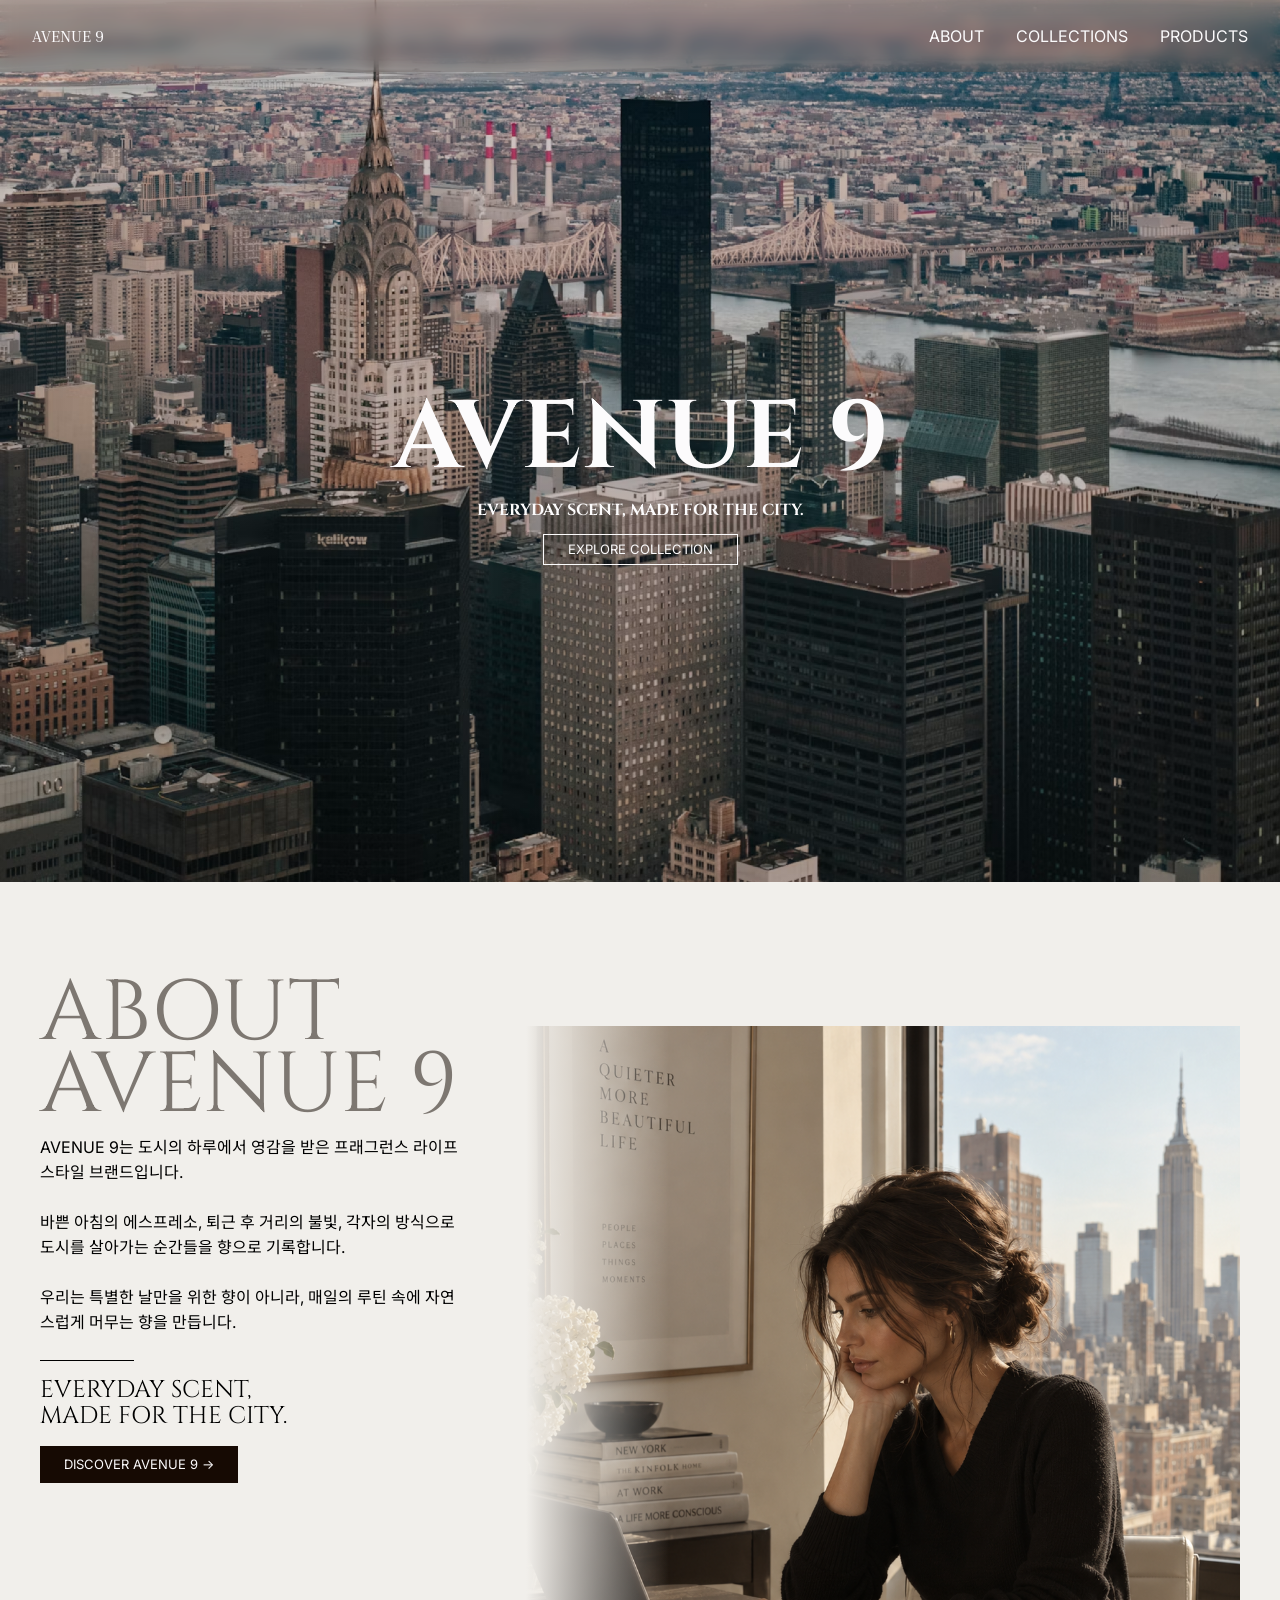
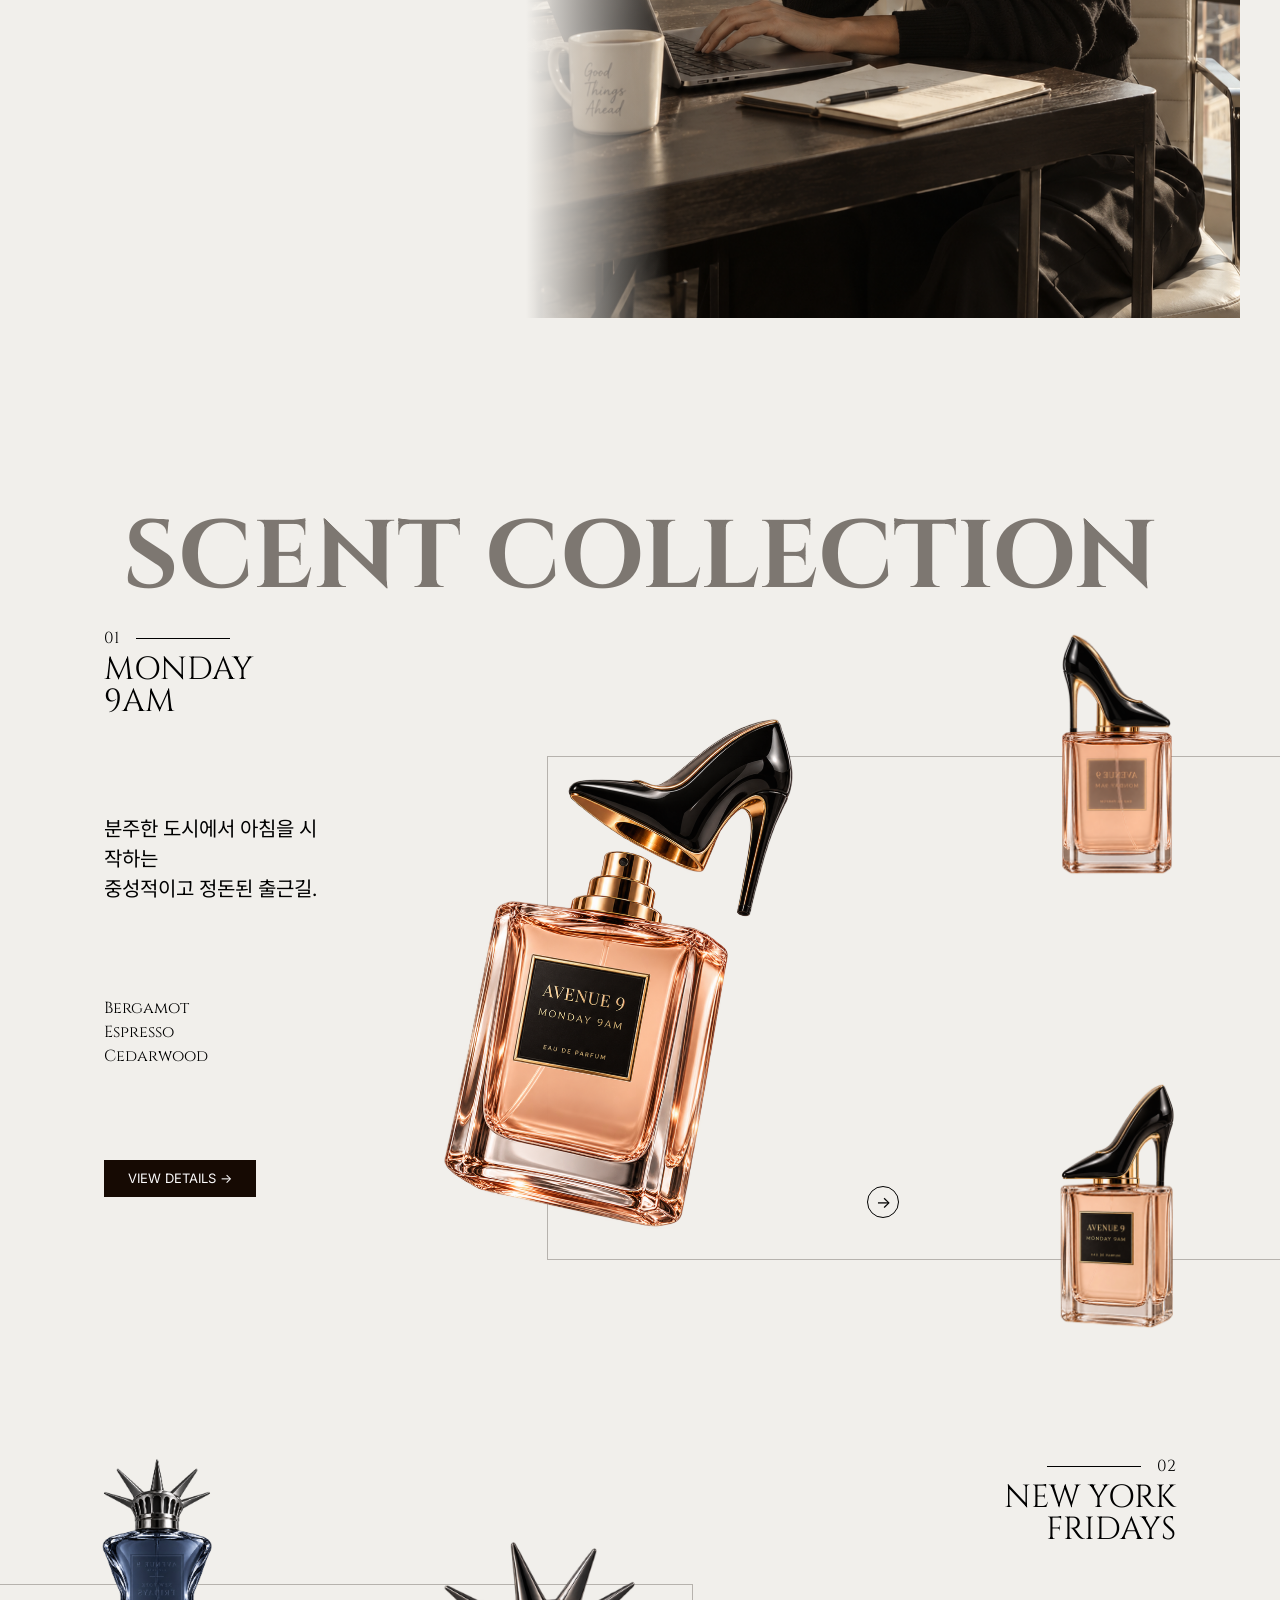
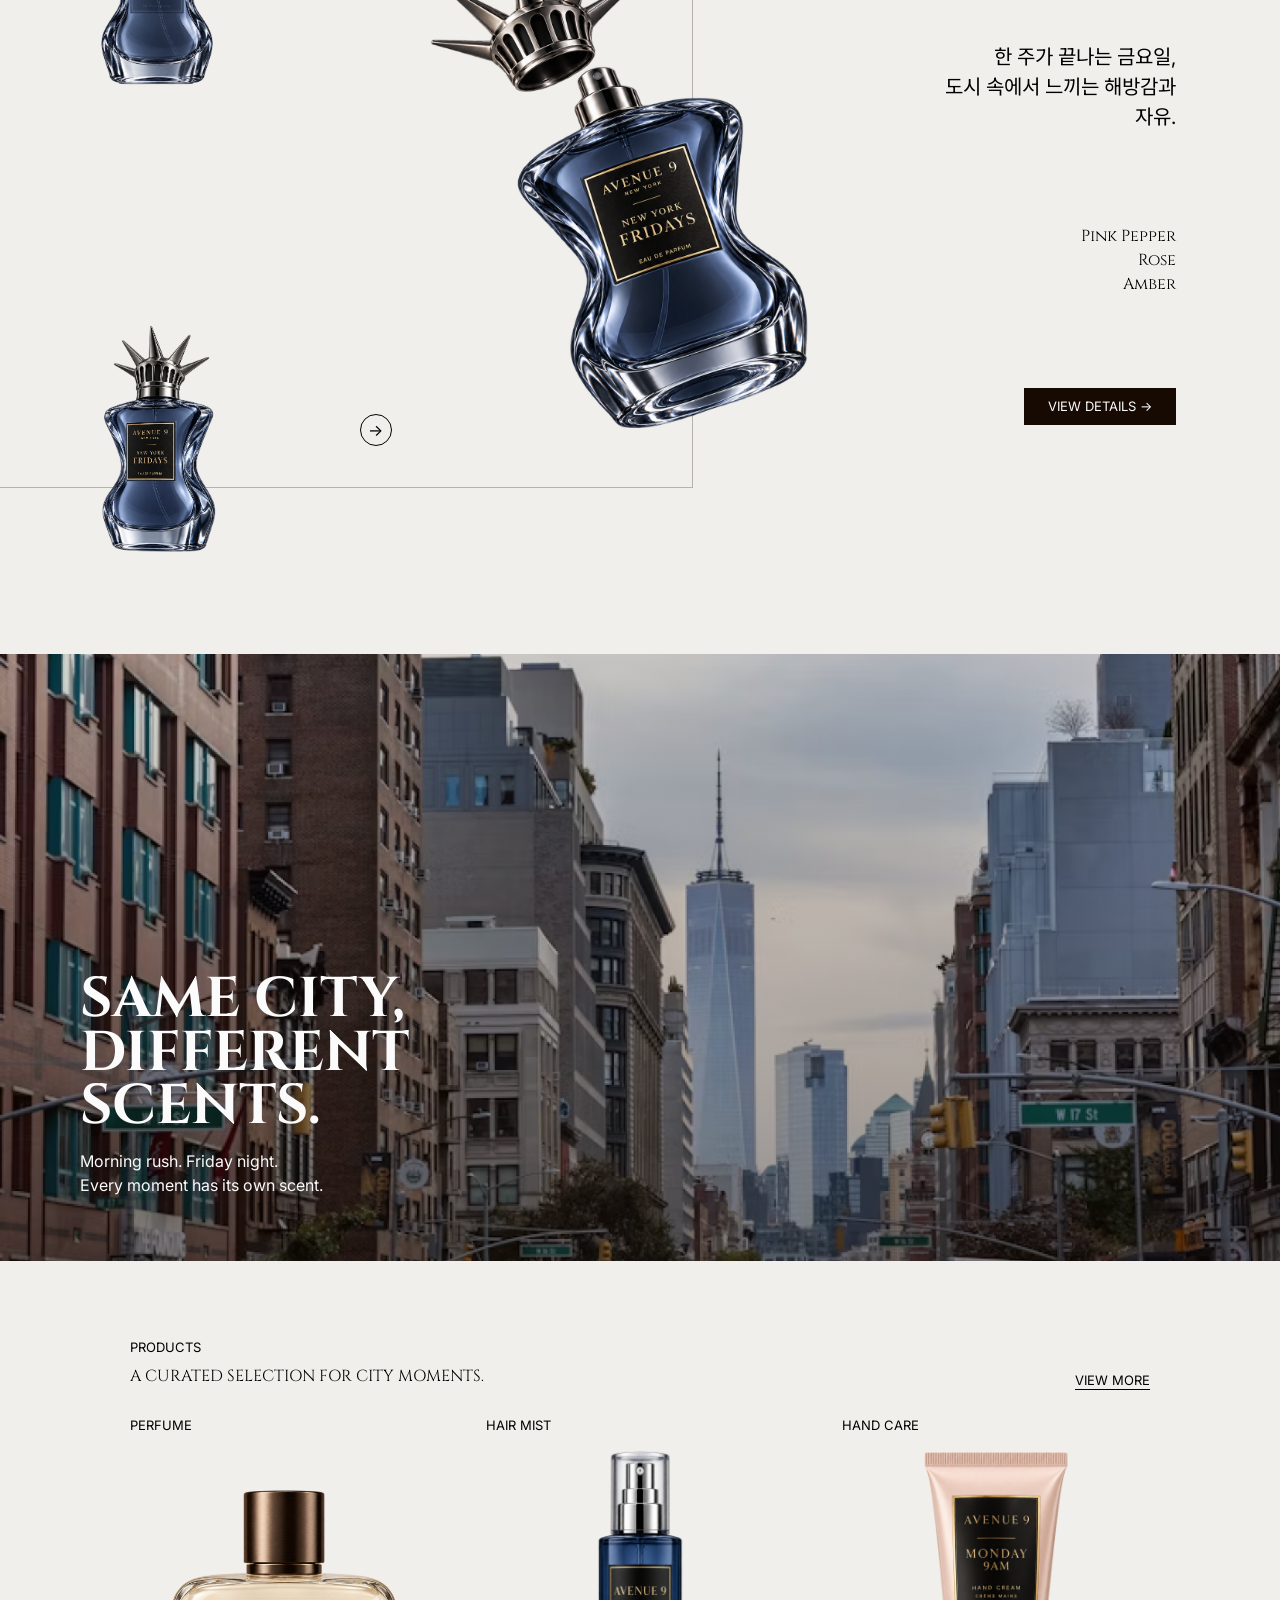
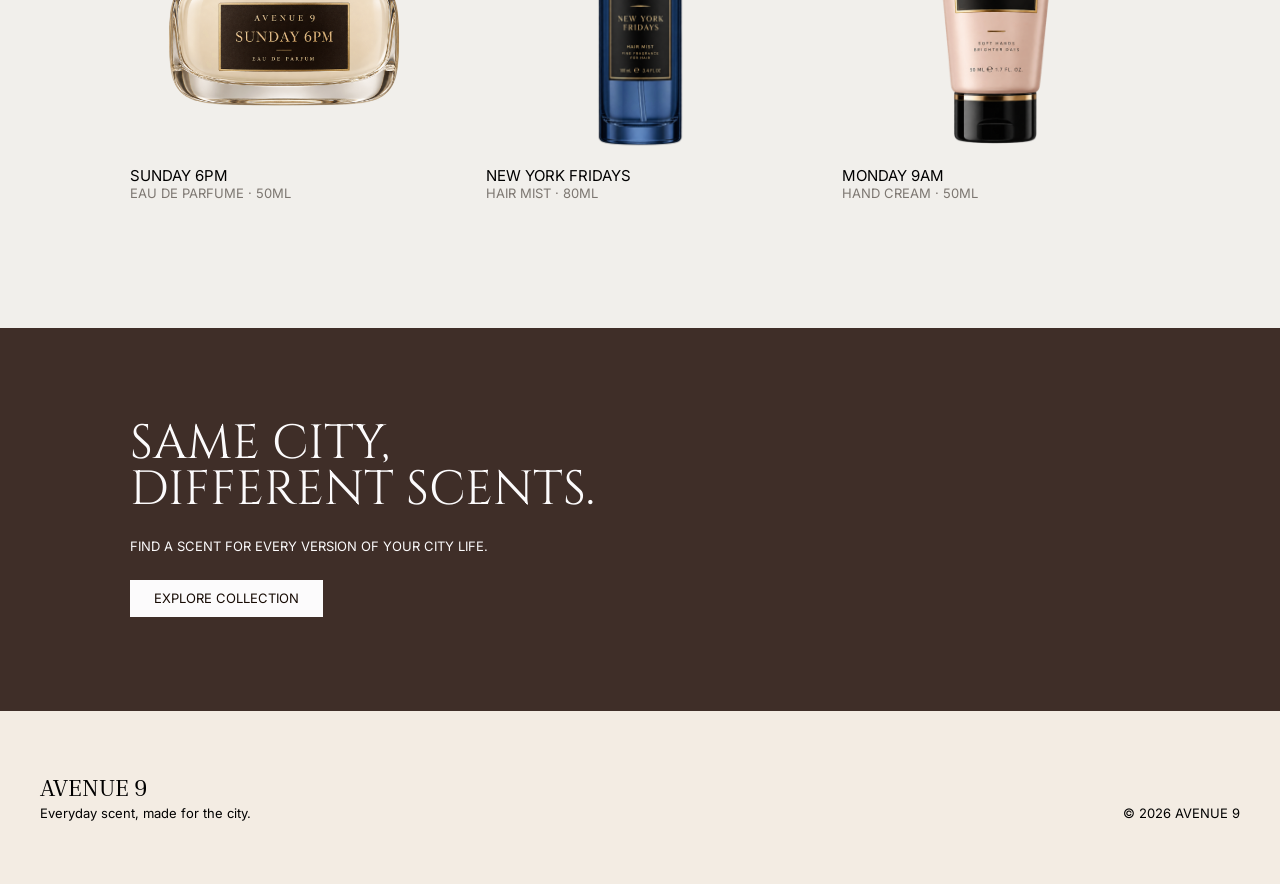
<file: index.html>
<!doctype html>
<html lang="ko-KR">
  <head>
    <meta charset="UTF-8" />
    <meta name="viewport" content="width=device-width, initial-scale=1.0" />
    <title>AVENUE 9</title>
    <link rel="stylesheet" href="./styles/reset.css" />
    <link rel="stylesheet" href="./styles/variables.css" />
    <link rel="stylesheet" href="./styles/component.css" />
    <link rel="stylesheet" href="./styles/home.css" />
  </head>
  <body>
    <a href="#main-content" class="skip-link">본문 바로가기</a>

    <header class="header">
      <a href="./index.html" class="header__logo">AVENUE 9</a>

      <nav class="header__nav" aria-label="주요 메뉴">
        <ul class="header__nav-list">
          <li>
            <a href="#about">ABOUT</a>
          </li>
          <li>
            <a href="#collection">COLLECTIONS</a>
          </li>
          <li>
            <a href="#products">PRODUCTS</a>
          </li>
        </ul>
      </nav>
    </header>

    <main id="main-content" tabindex="-1">
      <!-- Hero -->
      <section class="hero" aria-labelledby="hero-title">
        <div class="hero__content">
          <h1 class="hero__title" id="hero-title">AVENUE 9</h1>

          <p class="hero__tagline">EVERYDAY SCENT, MADE FOR THE CITY.</p>

          <a class="hero__link" href="#collection">EXPLORE COLLECTION</a>
        </div>
      </section>

      <!-- About -->
      <section class="about" id="about" aria-labelledby="about-title">
        <div class="about__inner">
          <div class="about__content">
            <h2 class="section-title about__title" id="about-title">
              ABOUT<br />
              AVENUE 9
            </h2>

            <div class="about__description">
              <p>
                AVENUE 9는 도시의 하루에서 영감을 받은 프래그런스 라이프스타일
                브랜드입니다.
              </p>

              <p>
                바쁜 아침의 에스프레소, 퇴근 후 거리의 불빛, 각자의 방식으로
                도시를 살아가는 순간들을 향으로 기록합니다.
              </p>

              <p>
                우리는 특별한 날만을 위한 향이 아니라, 매일의 루틴 속에
                자연스럽게 머무는 향을 만듭니다.
              </p>
            </div>

            <p class="about__slogan">
              EVERYDAY SCENT,<br />
              MADE FOR THE CITY.
            </p>

            <a href="#collection" class="button-link"> DISCOVER AVENUE 9 →</a>
          </div>

          <figure class="about__media">
            <img
              src="./assets/images/home/home-about-office.png"
              alt="도시의 창가에서 일하는 여성"
            />
          </figure>
        </div>
      </section>

      <!-- Collection -->
      <section
        class="collection"
        id="collection"
        aria-labelledby="collection-title"
      >
        <div class="section-inner">
          <h2 class="section-title" id="collection-title">SCENT COLLECTION</h2>

          <div class="collection__list">
            <!-- Monday -->
            <article class="scent-card scent-card--monday">
              <div class="scent-card__content">
                <div class="scent-card__heading">
                  <p class="scent-card__number">01</p>
                  <h3 class="scent-card__title">MONDAY 9AM</h3>
                </div>

                <p class="scent-card__description">
                  분주한 도시에서 아침을 시작하는<br />
                  중성적이고 정돈된 출근길.
                </p>

                <ul class="scent-card__notes" aria-label="Monday 9AM 향 노트">
                  <li>Bergamot</li>
                  <li>Espresso</li>
                  <li>Cedarwood</li>
                </ul>

                <a href="./perfume1.html" class="button-link">VIEW DETAILS →</a>
              </div>

              <figure class="scent-card__visual">
                <img
                  class="scent-card__main-image"
                  src="./assets/images/monday/monday-open.png"
                  alt="AVENUE 9 Monday 9AM 향수"
                />

                <img
                  class="scent-card__sub-image scent-card__sub-image--top"
                  src="./assets/images/monday/monday-back.png"
                  alt=""
                />

                <img
                  class="scent-card__sub-image scent-card__sub-image--bottom"
                  src="./assets/images/monday/monday-main.png"
                  alt=""
                />

                <span class="scent-card__arrow" aria-hidden="true">→</span>
              </figure>
            </article>

            <!-- Friday -->
            <article class="scent-card scent-card--friday">
              <figure class="scent-card__visual">
                <img
                  class="scent-card__main-image"
                  src="./assets/images/friday/friday-open-01.png"
                  alt="AVENUE 9 New York Fridays 향수"
                />

                <img
                  class="scent-card__sub-image scent-card__sub-image--top"
                  src="./assets/images/friday/friday-back.png"
                  alt=""
                />

                <img
                  class="scent-card__sub-image scent-card__sub-image--bottom"
                  src="./assets/images/friday/friday-alt-01.png"
                  alt=""
                />

                <span class="scent-card__arrow" aria-hidden="true">→</span>
              </figure>

              <div class="scent-card__content">
                <div class="scent-card__heading">
                  <p class="scent-card__number">02</p>
                  <h3 class="scent-card__title">NEW YORK FRIDAYS</h3>
                </div>

                <p class="scent-card__description">
                  한 주가 끝나는 금요일,<br />
                  도시 속에서 느끼는 해방감과 자유.
                </p>

                <ul
                  class="scent-card__notes"
                  aria-label="New York Fridays 향 노트"
                >
                  <li>Pink Pepper</li>
                  <li>Rose</li>
                  <li>Amber</li>
                </ul>

                <a href="./perfume2.html" class="button-link">VIEW DETAILS →</a>
              </div>
            </article>
          </div>
        </div>
      </section>

      <!-- City Editorial -->
      <section class="city-editorial" aria-labelledby="city-editorial-title">
        <div class="city-editorial__content">
          <h2 class="city-editorial__title" id="city-editorial-title">
            SAME CITY,<br />
            DIFFERENT SCENTS.
          </h2>

          <p>
            Morning rush. Friday night.<br />
            Every moment has its own scent.
          </p>
        </div>
      </section>

      <!-- Products -->
      <section class="products" id="products" aria-labelledby="products-title">
        <div class="section-inner">
          <div class="products__header">
            <div>
              <p class="products__eyebrow">PRODUCTS</p>

              <h2 class="section-title" id="products-title">
                A CURATED SELECTION FOR CITY MOMENTS.
              </h2>
            </div>

            <a href="./products.html" class="text-link">VIEW MORE</a>
          </div>

          <div class="products__list">
            <!-- Sunday -->
            <article class="product-card">
              <p class="product-card__category">PERFUME</p>

              <a href="./products.html" class="product-card__link">
                <div class="product-card__image">
                  <img
                    class="product-card__image-default"
                    src="./assets/images/home/product-sunday.png"
                    alt="Sunday 6PM 오 드 퍼퓸"
                  />

                  <img
                    class="product-card__image-hover"
                    src="./assets/images/home/product-sunday-h.png"
                    alt=""
                  />
                </div>

                <h3 class="product-card__name">SUNDAY 6PM</h3>
                <p class="product-card__info">EAU DE PARFUME · 50ML</p>
              </a>
            </article>

            <!-- New York Fridays -->
            <article class="product-card">
              <p class="product-card__category">HAIR MIST</p>

              <a href="./products.html" class="product-card__link">
                <div class="product-card__image">
                  <img
                    class="product-card__image-default"
                    src="./assets/images/home/product-newyork.png"
                    alt="New York Fridays 헤어 미스트"
                  />

                  <img
                    class="product-card__image-hover"
                    src="./assets/images/home/product-newyork-h.png"
                    alt=""
                  />
                </div>

                <h3 class="product-card__name">NEW YORK FRIDAYS</h3>
                <p class="product-card__info">HAIR MIST · 80ML</p>
              </a>
            </article>

            <!-- Monday -->
            <article class="product-card">
              <p class="product-card__category">HAND CARE</p>

              <a href="./products.html" class="product-card__link">
                <div class="product-card__image">
                  <img
                    class="product-card__image-default"
                    src="./assets/images/home/product-monday.png"
                    alt="Monday 9AM 핸드 크림"
                  />

                  <img
                    class="product-card__image-hover"
                    src="./assets/images/home/product-monday-h.png"
                    alt=""
                  />
                </div>

                <h3 class="product-card__name">MONDAY 9AM</h3>
                <p class="product-card__info">HAND CREAM · 50ML</p>
              </a>
            </article>
          </div>
        </div>
      </section>
      <!-- CTA -->
      <section class="cta" aria-labelledby="cta-title">
        <div class="cta__inner">
          <h2 class="cta__title" id="cta-title">
            SAME CITY,<br />
            DIFFERENT SCENTS.
          </h2>

          <p>FIND A SCENT FOR EVERY VERSION OF YOUR CITY LIFE.</p>

          <a href="#collection" class="cta__link"> EXPLORE COLLECTION </a>
        </div>
      </section>
    </main>

    <!-- Footer -->
    <footer class="footer">
      <div class="footer__inner">
        <div class="footer__brand">
          <a href="./index.html" class="footer__logo">AVENUE 9</a>
          <p class="footer__tagline">Everyday scent, made for the city.</p>
        </div>

        <small class="footer__copyright">© 2026 AVENUE 9</small>
      </div>
    </footer>
  </body>
</html>
</file>
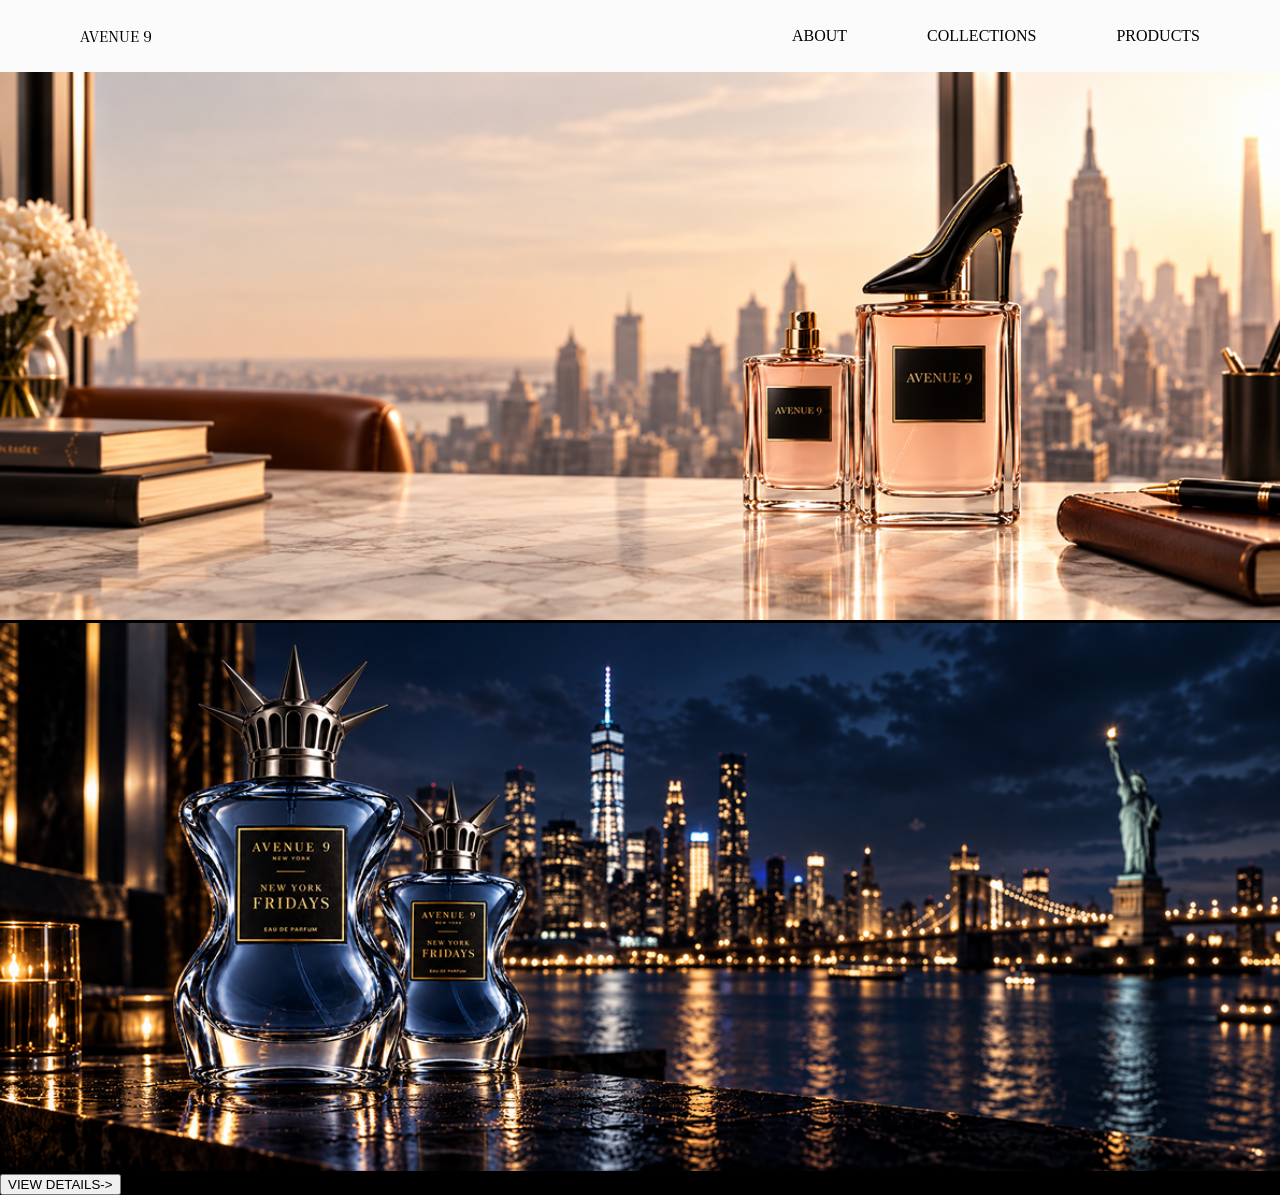
<file: collection.html>
<!doctype html>
<html lang="ko-KR">
  <head>
    <meta charset="UTF-8" />
    <meta name="viewport" content="width=device-width, initial-scale=1.0" />
    <title>Collection</title>
    <link rel="stylesheet" href="./styles/reset.css" />
    <link rel="stylesheet" href="./styles/collection.css" />
    <link rel="stylesheet" href="./styles/variables.css" />
    <link rel="stylesheet" href="./styles/component.css" />
  </head>
  <body style="background-color: var(--color-text-primary)">
    <header class="header">
      <a href="./index.html" class="header__logo">AVENUE 9</a>

      <nav class="header__nav" aria-label="주요 메뉴">
        <ul class="header__nav-list">
          <li>
            <a href="#about">ABOUT</a>
          </li>
          <li>
            <a href="#collection">COLLECTIONS</a>
          </li>
          <li>
            <a href="#products">PRODUCTS</a>
          </li>
        </ul>
      </nav>
    </header>

    <main class="main_container">
      <div class="perfume1_container">
        <img
          src="./assets/images/collection/perfume1.png"
          class="perfume1_poster"
          alt="도시 아침을 배경으로 둘 병의 MONDAY 9AM 향수"
          width="100%"
        />
        <h1>AVENUE 9</h1>
        <button type="button">VIEW DETAILS-></button>
      </div>
      <div class="perfume2_container">
        <img
          src="./assets/images/collection/perfume2.png"
          class="perfume2_poster"
          alt="도시 밤을 배경으로 둘 병의 NEWYORK FRIDAYS 향수"
          width="100%"
        />
        <button type="button">VIEW DETAILS-></button>
      </div>
    </main>

    <footer class="footer">
      <div class="footer__inner">
        <div class="footer__brand">
          <a href="./index.html" class="footer__logo">AVENUE 9</a>
          <p class="footer__tagline">Everyday scent, made for the city.</p>
        </div>

        <small class="footer__copyright">© 2026 AVENUE 9</small>
      </div>
    </footer>
  </body>
</html>
</file>
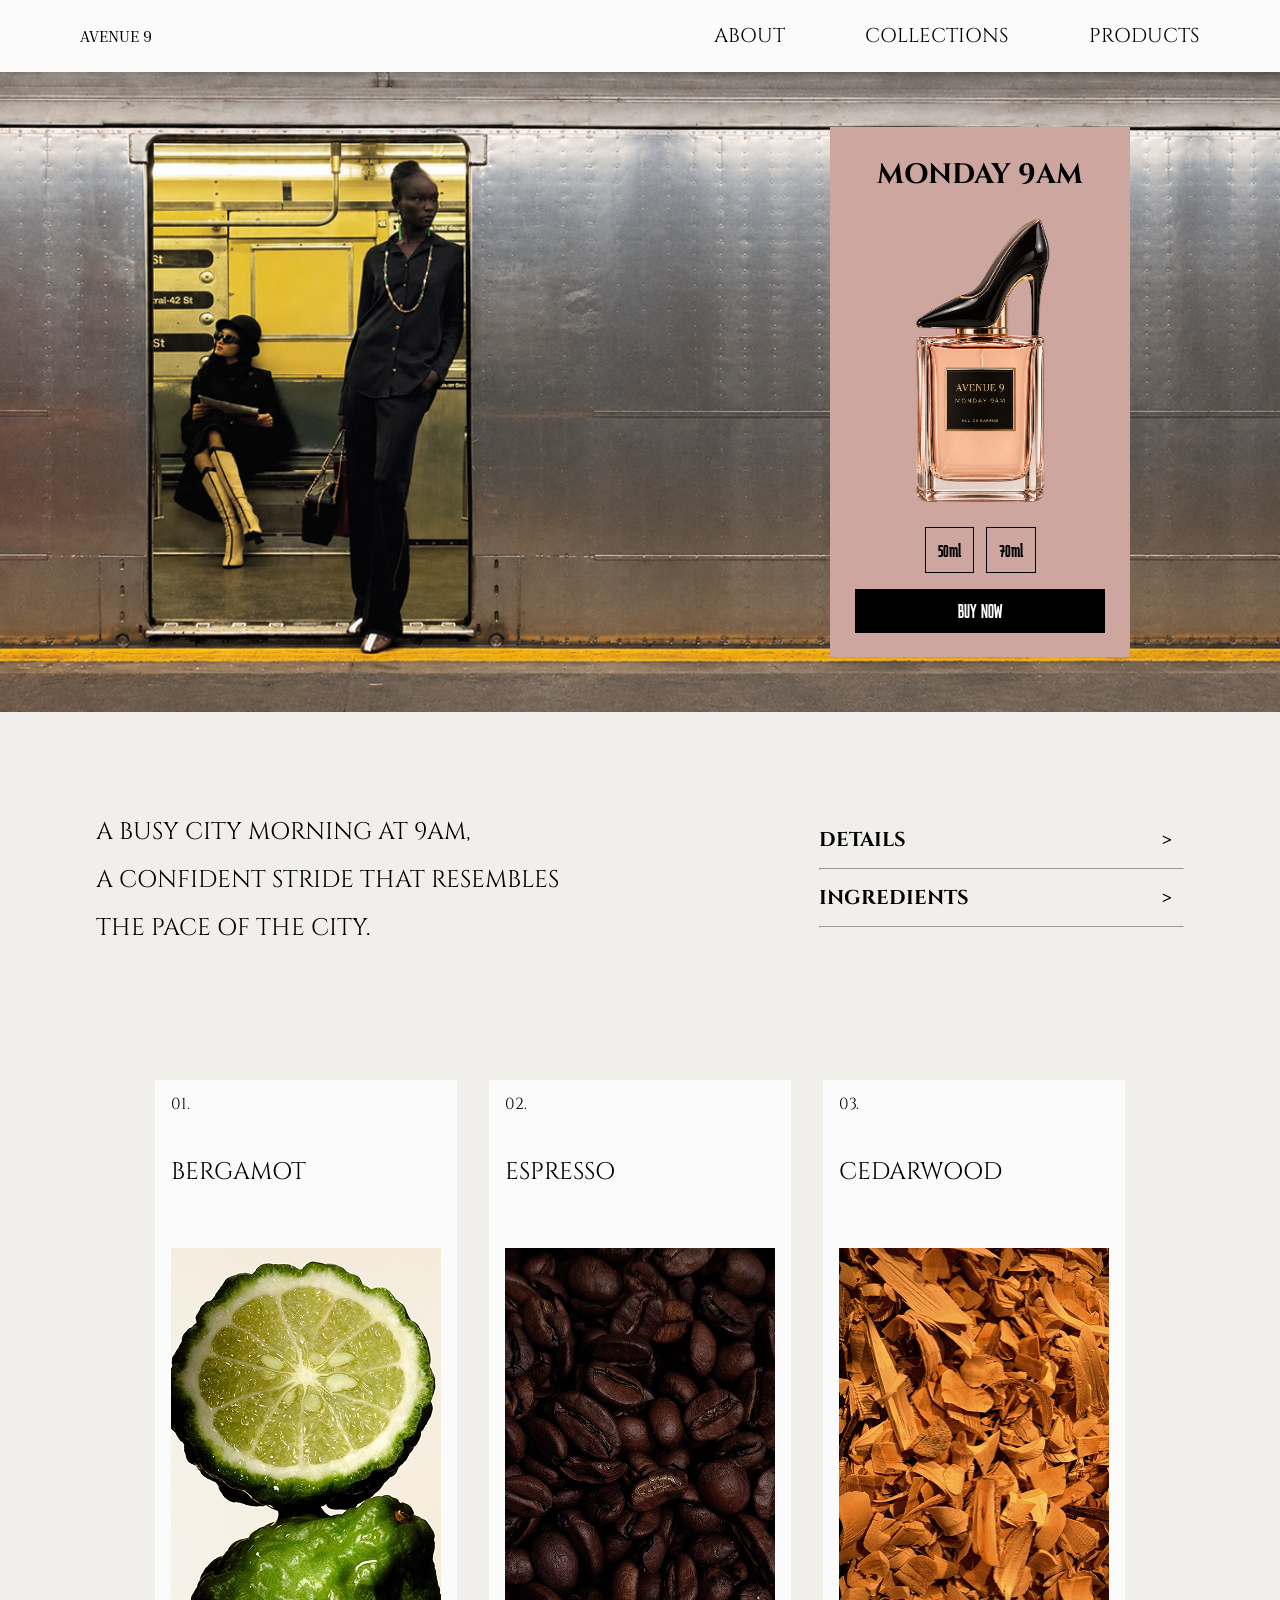
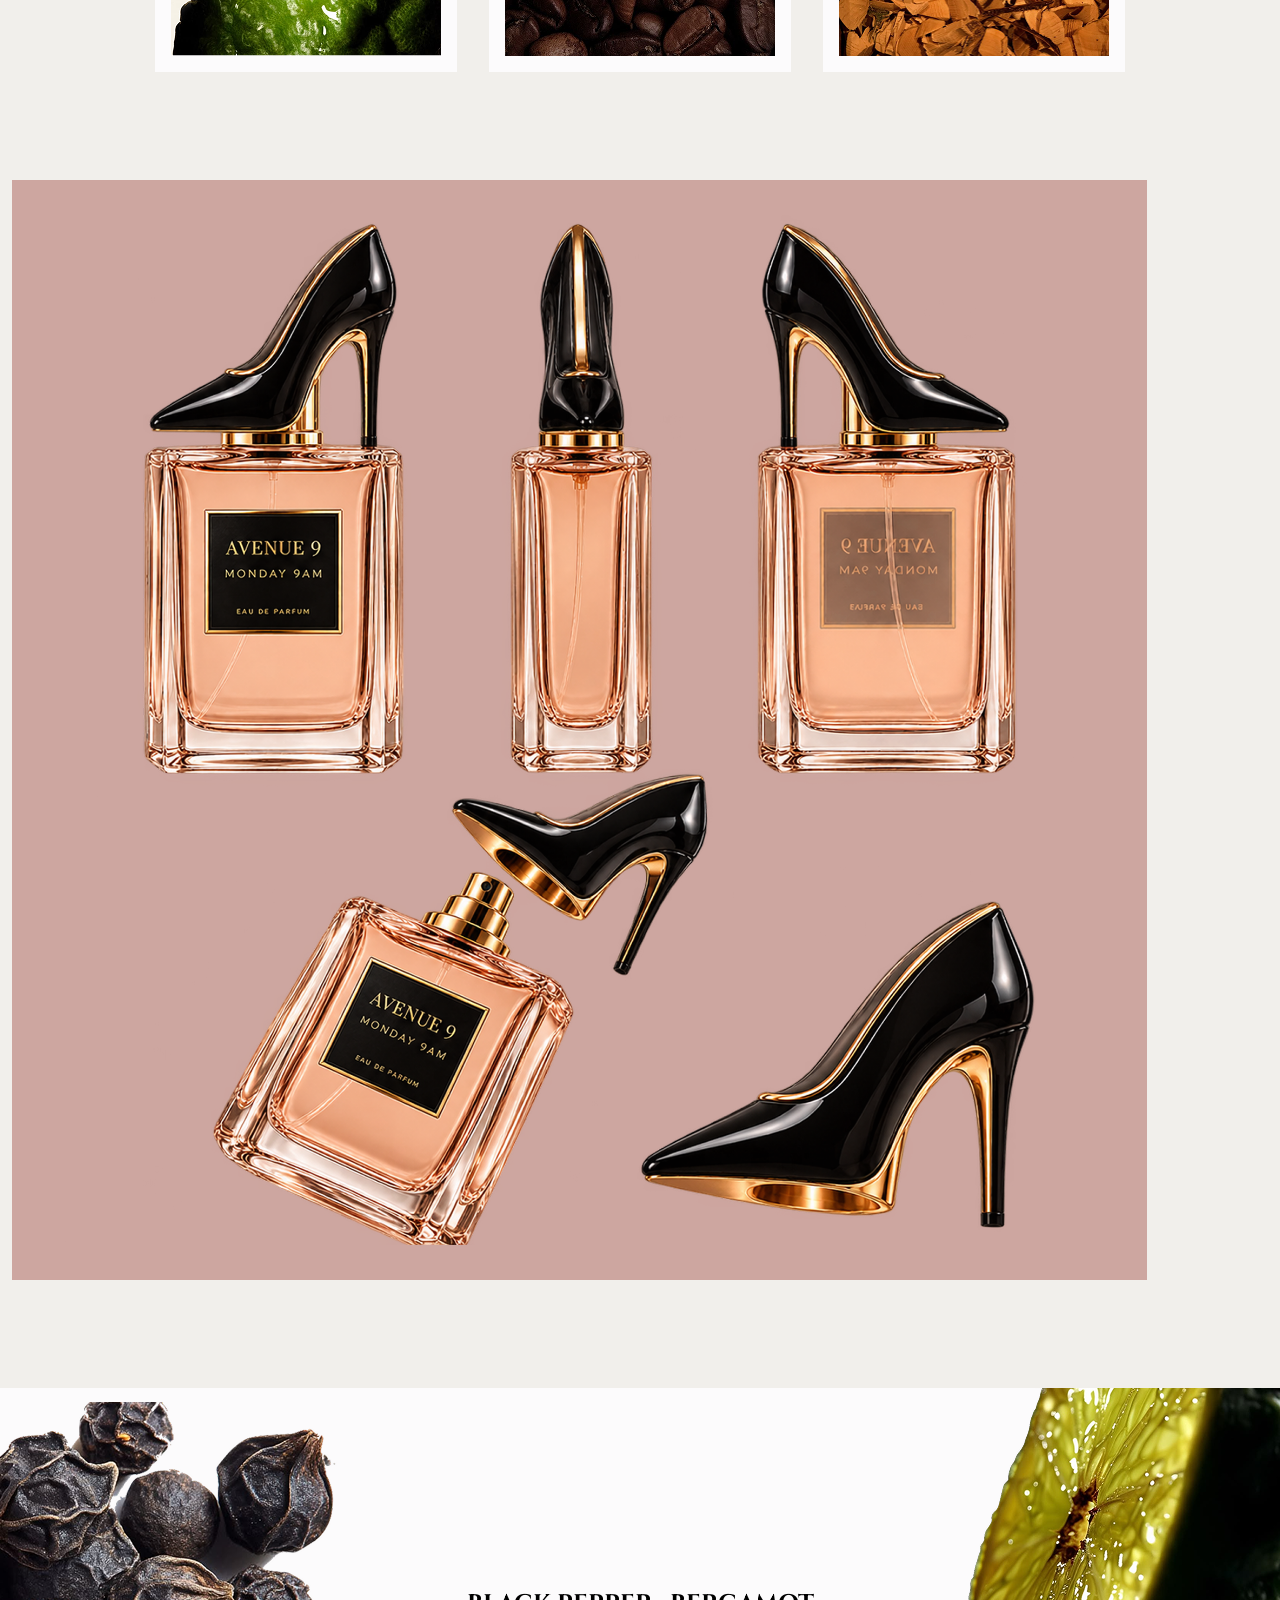
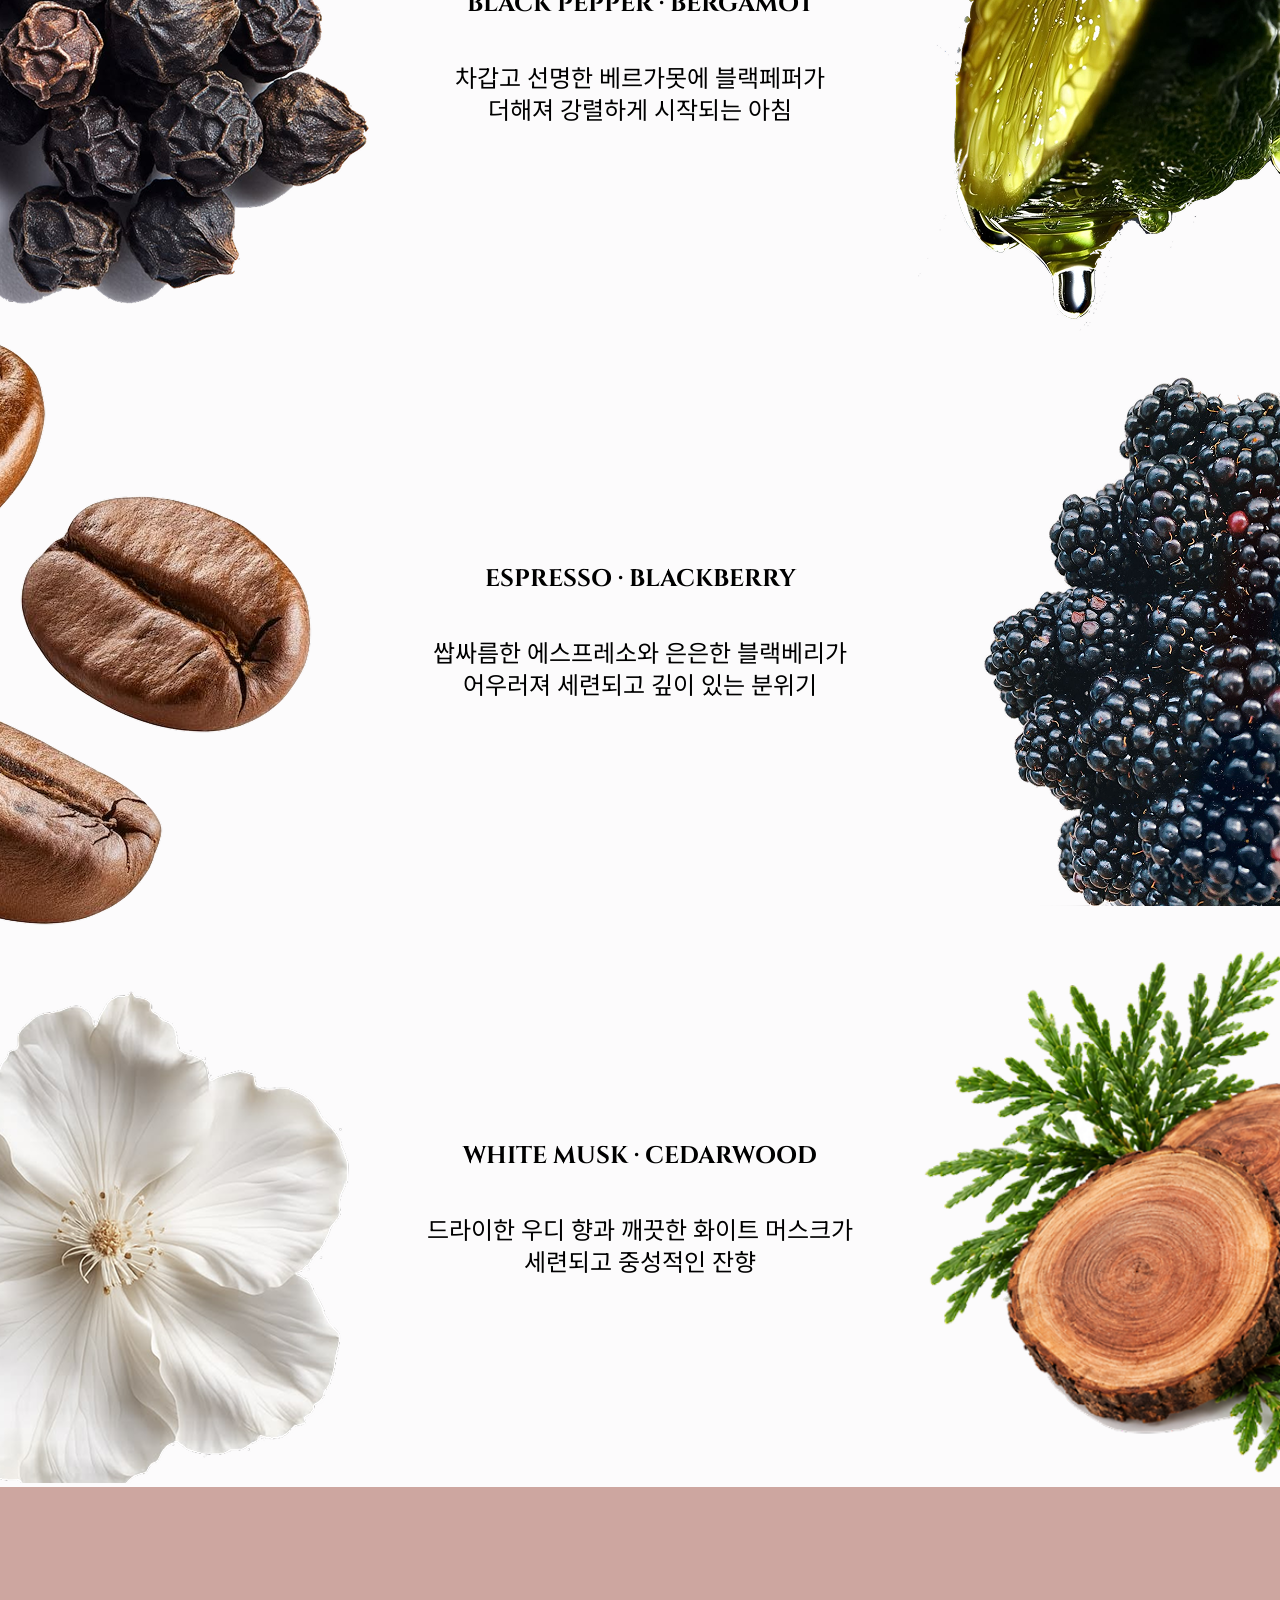
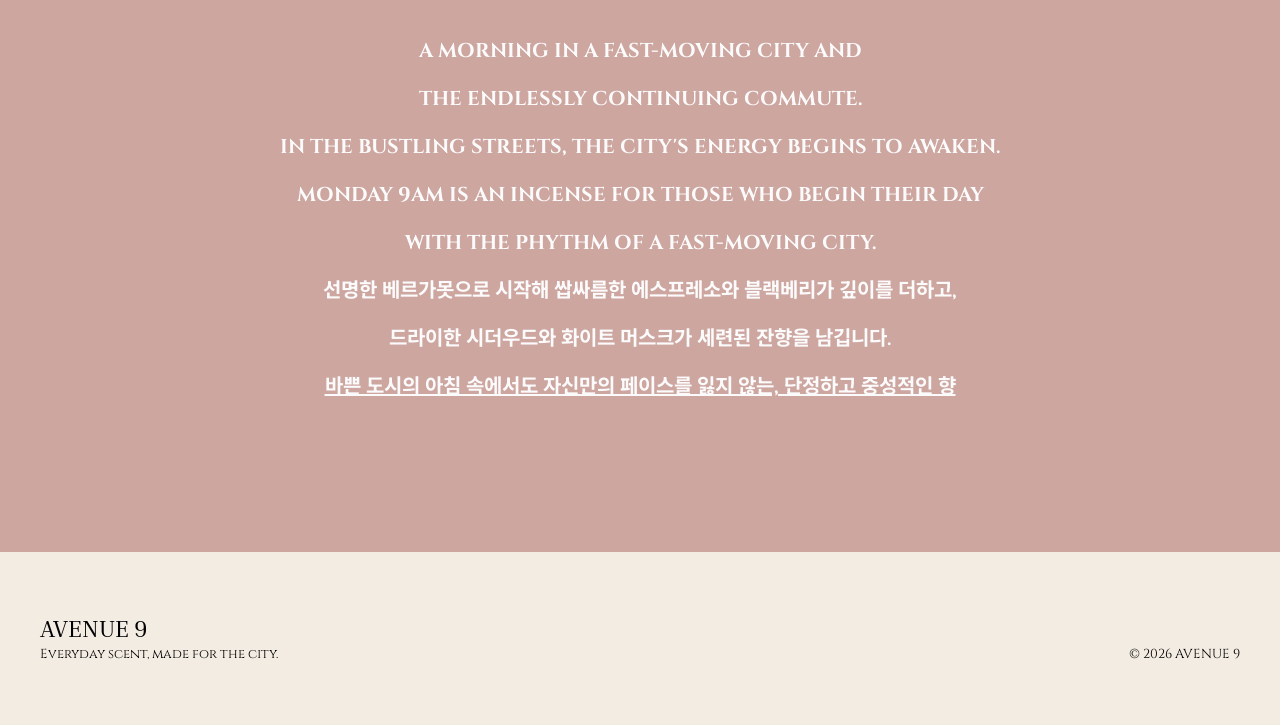
<file: perfume1.html>
<!doctype html>
<html lang="ko-KR">
  <head>
    <meta charset="UTF-8" />
    <meta name="viewport" content="width=device-width, initial-scale=1.0" />
    <title>MONDAY 9AM</title>
    <link rel="stylesheet" href="./styles/reset.css" />
    <link rel="stylesheet" href="./styles/perfume.css" />
    <link rel="stylesheet" href="./styles/perfume1.css" />
    <link rel="stylesheet" href="./styles/variables.css" />
    <link rel="stylesheet" href="./styles/component.css" />
  </head>
  <body>
    <header class="header">
      <a href="./index.html" class="header__logo">AVENUE 9</a>

      <nav class="header__nav" aria-label="주요 메뉴">
        <ul class="header__nav-list">
          <li>
            <a href="./index.html#about">ABOUT</a>
          </li>
          <li>
            <a href="./index.html#collection">COLLECTIONS</a>
          </li>
          <li>
            <a href="./index.html#products">PRODUCTS</a>
          </li>
        </ul>
      </nav>
    </header>

    <main class="main_container">
      <img
        src="./assets/images/collection/Monday 9AM/background_img.png"
        class="perfume1_background"
        alt="지하철에 검은색 옷을 입고 앉아있는 여성과 서있는 여성"
      />
      <div class="photo_cover"></div>

      <div class="perfume_card">
        <h2>MONDAY 9AM</h2>
        <img
          src="./assets/images/collection/Monday 9AM/Product Alt 02.png"
          class="perfume1_front"
          alt="Monday 9AM 향수병의 앞모습"
          width="214"
        />
        <div class="volume_container">
          <button type="button" class="volume_btn">50ml</button>
          <button type="button" class="volume_btn">70ml</button>
        </div>
        <button type="button" class="buynow_btn">BUY NOW</button>
      </div>
    </main>

    <nav>
      <p>
        A BUSY CITY MORNING AT 9AM,<br />
        A CONFIDENT STRIDE THAT RESEMBLES<br />
        THE PACE OF THE CITY.
      </p>
      <div class="shortcut_bar">
        <a href="#details">
          <span>DETAILS</span>
          <span class="arrow">></span>
        </a>
        <hr />
        <a href="#ingredients">
          <span>INGREDIENTS</span>
          <span class="arrow">></span>
        </a>
        <hr />
      </div>
    </nav>

    <section class="mainnote">
      <div class="mainnote_card">
        <small>01.</small>
        <div>
          <h2>BERGAMOT</h2>
          <img
            src="./assets/images/collection/Monday 9AM/mainnote_bergamot.png"
            class="mainnote_bergamot"
            alt="베르가못 한 덩이리를 두 개로 자른 형태"
          />
        </div>
      </div>
      <div class="mainnote_card">
        <small>02.</small>
        <div>
          <h2>ESPRESSO</h2>
          <img
            src="./assets/images/collection/Monday 9AM/mainnote_espresso.png"
            class="mainnote_espresso"
            alt="원두 덩어리"
          />
        </div>
      </div>
      <div class="mainnote_card">
        <small>03.</small>
        <div>
          <h2>CEDARWOOD</h2>
          <img
            src="./assets/images/collection/Monday 9AM/mainnote_cedarwood.png"
            class="mainnote_cedarwood"
            alt="우드 조각 덩어리"
          />
        </div>
      </div>
    </section>

    <section class="details" id="details">
      <div class="details_container">
        <img
          src="./assets/images/collection/Monday 9AM/Product Views Set.png"
          class="product_views_set"
          alt="MONDAY 9AM 향수병의 정면,측면,후면,비스듬한 모습과 구두 모양의 두껑"
        />
      </div>
    </section>

    <section class="ingredients" id="ingredients">
      <div class="note_container">
        <div class="notes">
          <div class="img_container">
            <img
              src="./assets/images/collection/Monday 9AM/blackpepper.png"
              class="blackpepper"
              alt="블랙페퍼 알갱이 덩어리"
            />
            <img
              src="./assets/images/collection/Monday 9AM/bergamot.png"
              class="bergamot"
              alt="베르가못 반 개 슬라이스가 물에 젖어 물방울이 아래로 떨어지려 하는 모습"
            />
          </div>
          <div class="middle_description">
            <h3>BLACK PEPPER · BERGAMOT</h3>
            <p>
              차갑고 선명한 베르가못에 블랙페퍼가<br />
              더해져 강렬하게 시작되는 아침
            </p>
          </div>
        </div>

        <div class="notes">
          <div class="img_container">
            <img
              src="./assets/images/collection/Monday 9AM/espresso.png"
              class="espresso"
              alt="에스프레소와 얼음이 함께 들어있는 투명 둥근 컵의 윗모습"
            />
            <img
              src="./assets/images/collection/Monday 9AM/blackberry.png"
              class="blackberry"
              alt="블랙베리 한 알의 정면모습"
            />
          </div>
          <div class="middle_description">
            <h3>ESPRESSO · BLACKBERRY</h3>
            <p>
              쌉싸름한 에스프레소와 은은한 블랙베리가<br />
              어우러져 세련되고 깊이 있는 분위기
            </p>
          </div>
        </div>

        <div class="notes">
          <div class="img_container">
            <img
              src="./assets/images/collection/Monday 9AM/whitemusk.png"
              class="whitemusk"
              alt="활짝 핀 화이트 머스크 흰 꽃의 윗모습"
            />
            <img
              src="./assets/images/collection/Monday 9AM/cedarwood.png"
              class="cedarwood"
              alt="나무 원목의 단면"
              width="360px"
            />
          </div>
          <div class="middle_description">
            <h3>WHITE MUSK · CEDARWOOD</h3>
            <p>
              드라이한 우디 향과 깨끗한 화이트 머스크가<br />
              세련되고 중성적인 잔향
            </p>
          </div>
        </div>
      </div>
    </section>

    <section class="description">
      <div>
        A MORNING IN A FAST-MOVING CITY AND<br />
        THE ENDLESSLY CONTINUING COMMUTE.<br />
        IN THE BUSTLING STREETS, THE CITY'S ENERGY BEGINS TO AWAKEN.<br />
        MONDAY 9AM IS AN INCENSE FOR THOSE WHO BEGIN THEIR DAY<br />
        WITH THE PHYTHM OF A FAST-MOVING CITY.<br />
        선명한 베르가못으로 시작해 쌉싸름한 에스프레소와 블랙베리가 깊이를
        더하고,<br />
        드라이한 시더우드와 화이트 머스크가 세련된 잔향을 남깁니다.<br />
        <span
          >바쁜 도시의 아침 속에서도 자신만의 페이스를 잃지 않는, 단정하고
          중성적인 향</span
        >
      </div>
    </section>

    <!-- Footer -->
    <footer class="footer">
      <div class="footer__inner">
        <div class="footer__brand">
          <a href="./index.html" class="footer__logo">AVENUE 9</a>
          <p class="footer__tagline">Everyday scent, made for the city.</p>
        </div>

        <small class="footer__copyright">© 2026 AVENUE 9</small>
      </div>
    </footer>
  </body>
</html>
</file>
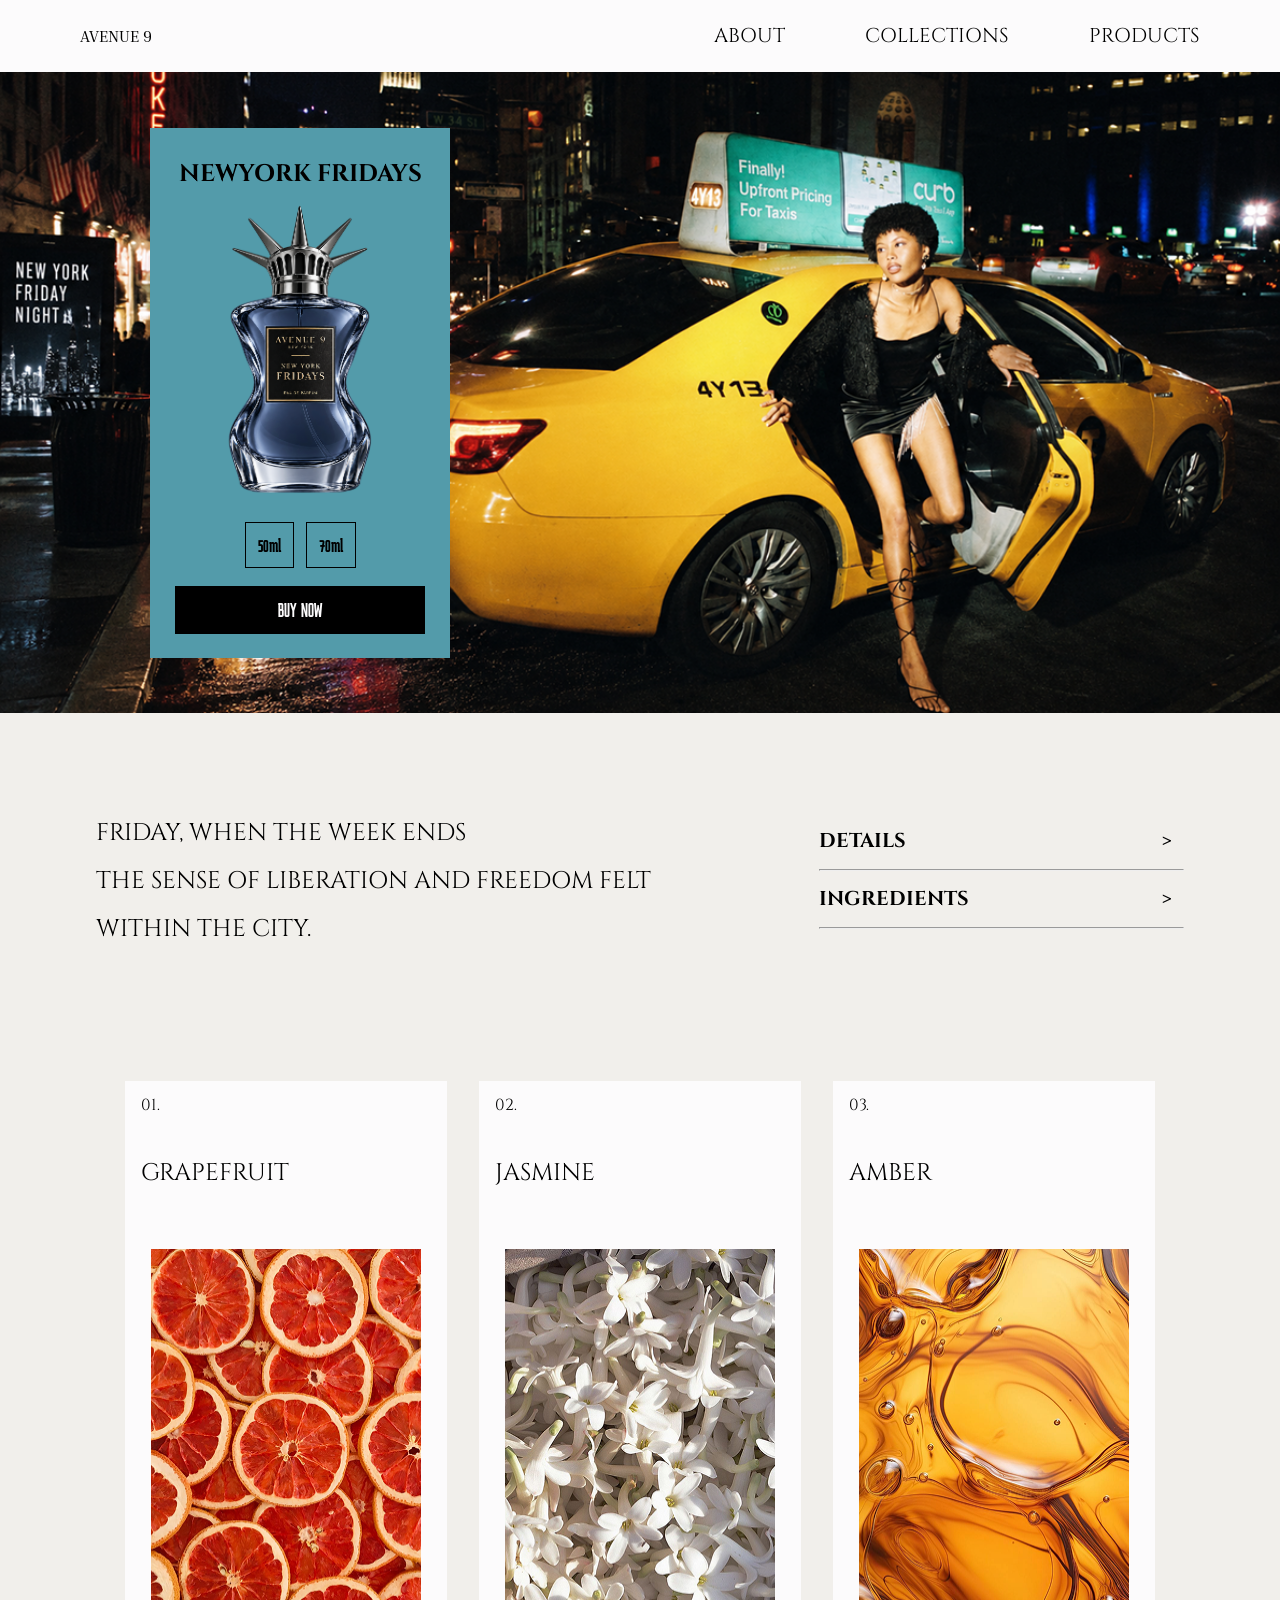
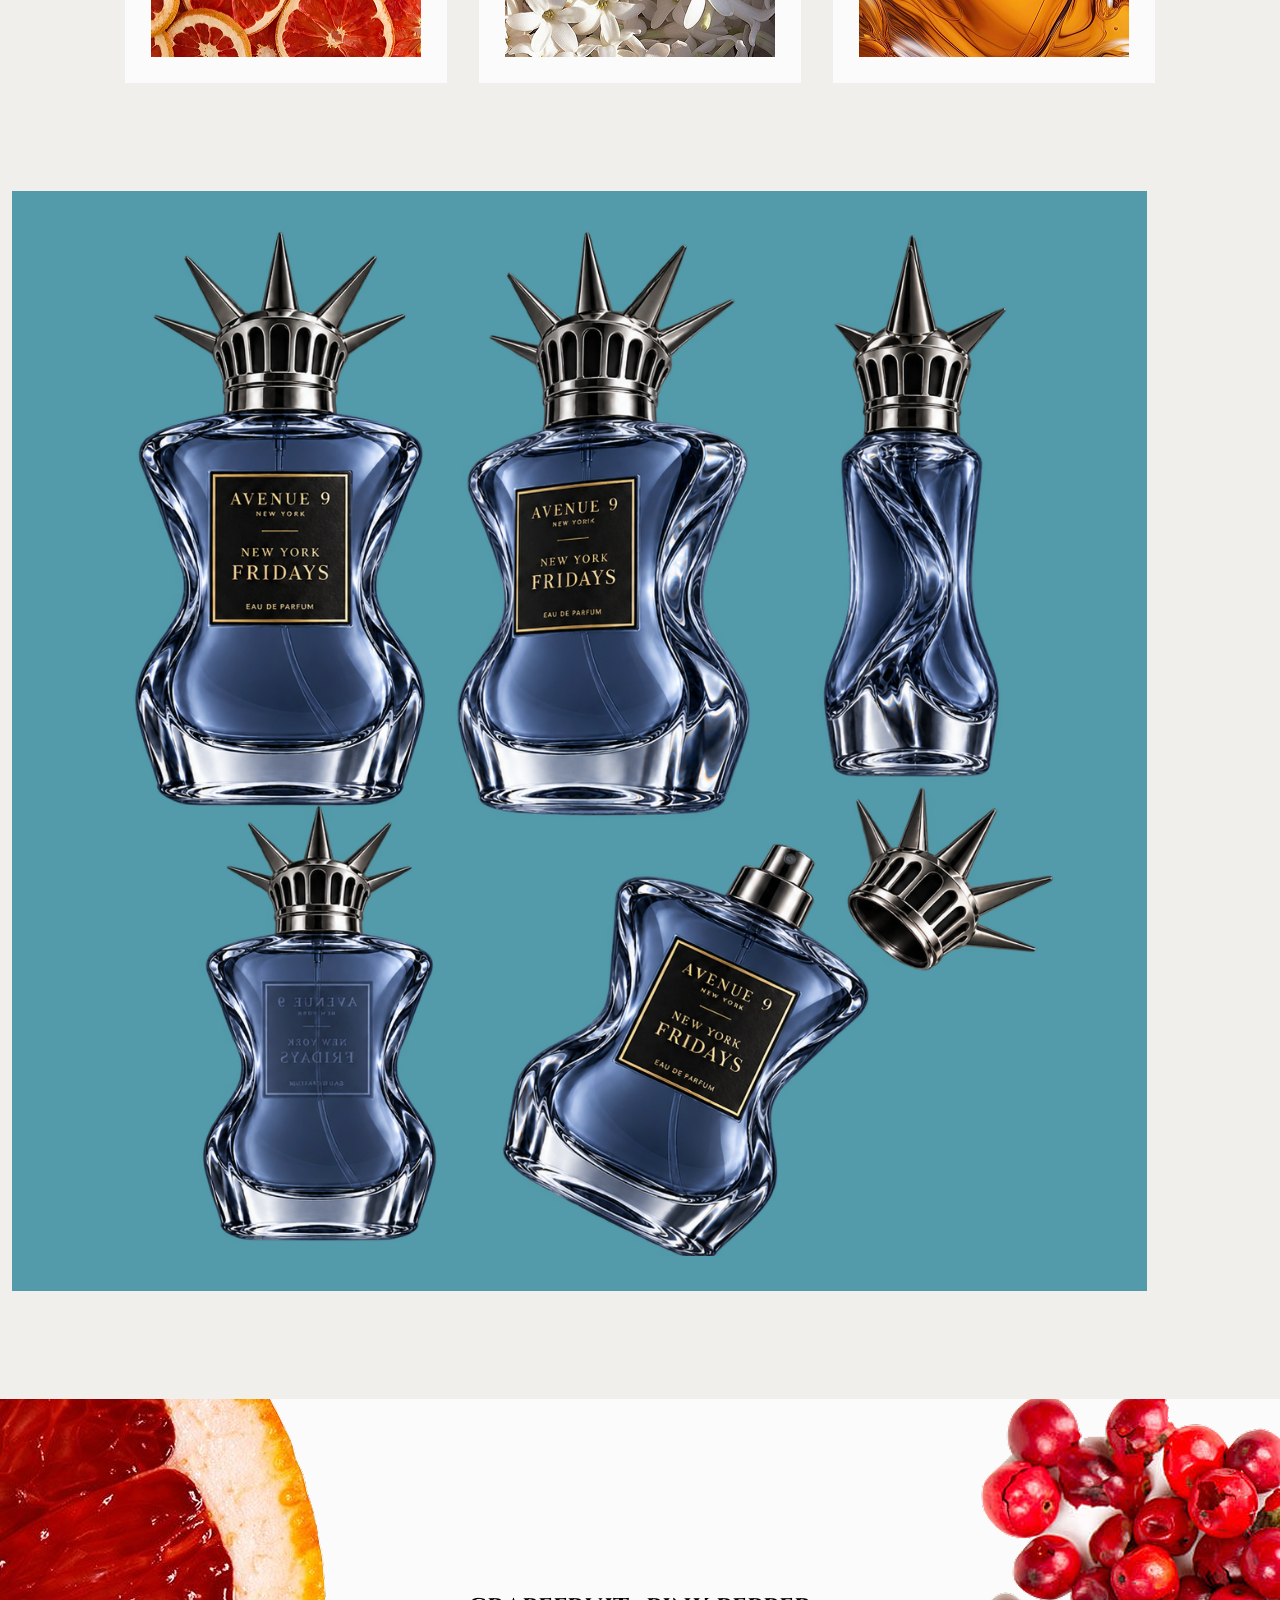
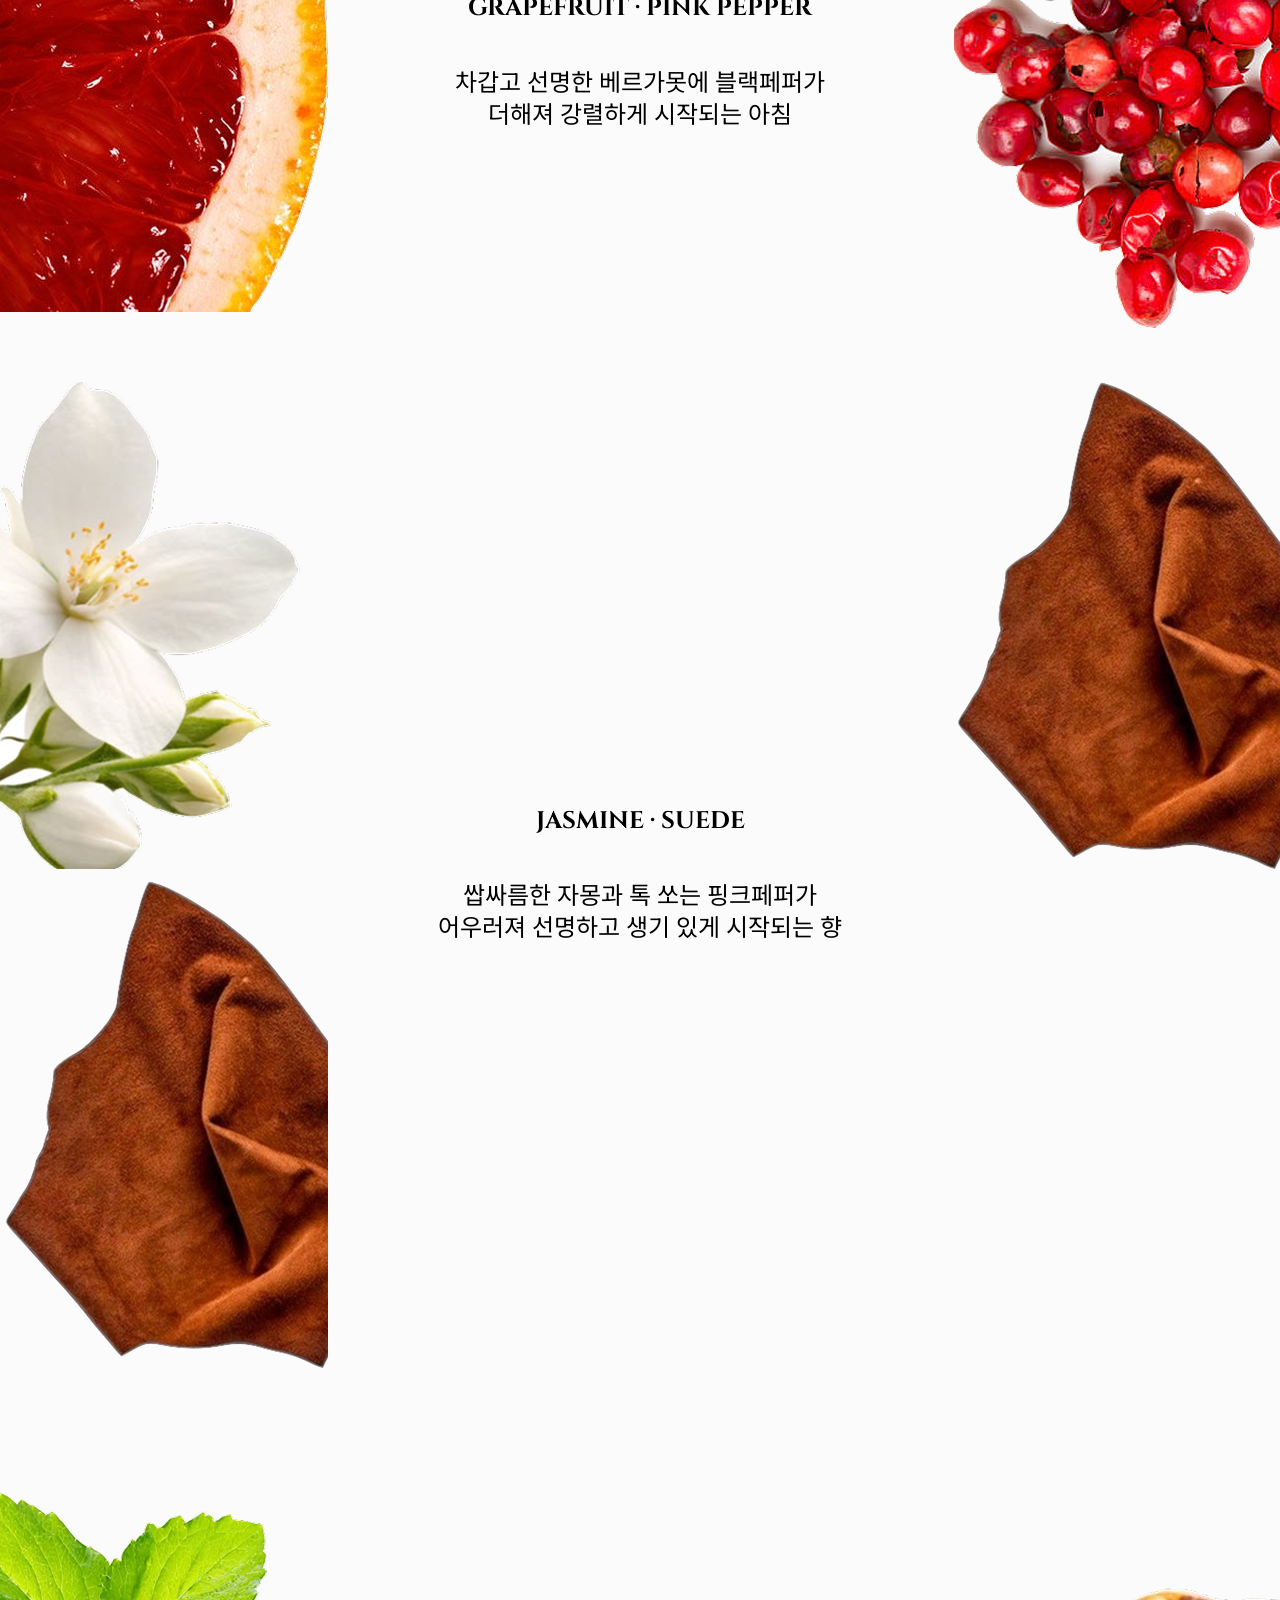
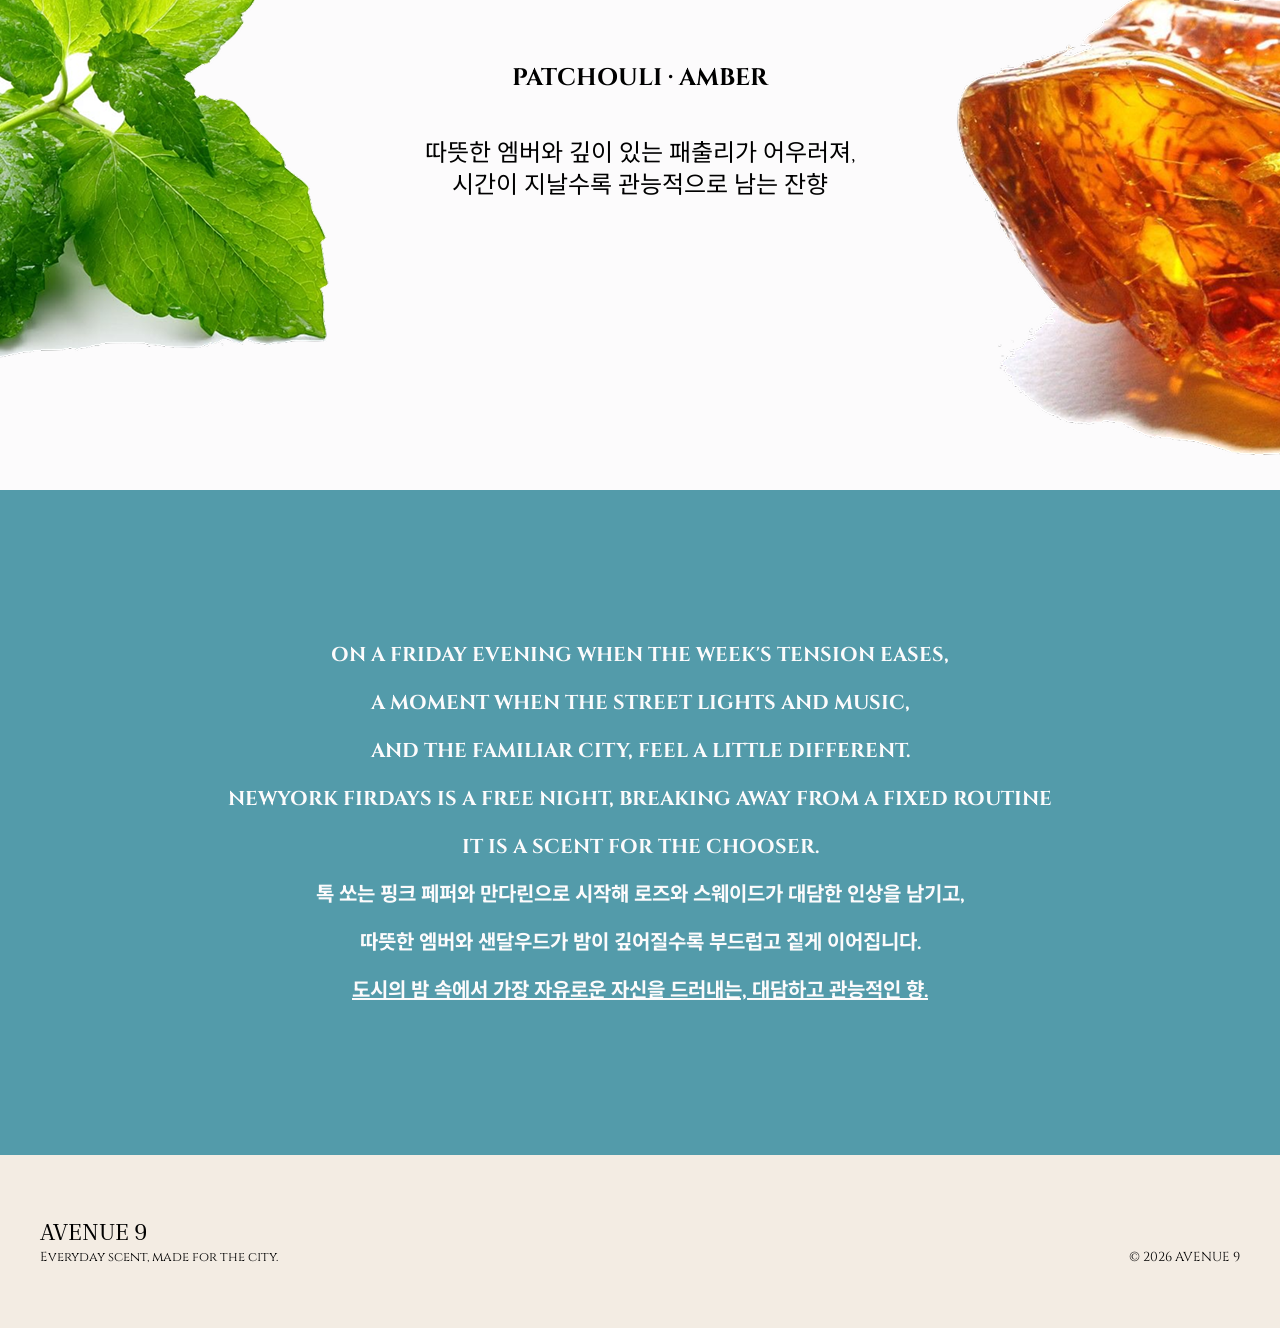
<file: perfume2.html>
<!doctype html>
<html lang="ko-KR">
  <head>
    <meta charset="UTF-8" />
    <meta name="viewport" content="width=device-width, initial-scale=1.0" />
    <title>NEWYORK FRIDAYS</title>
    <link rel="stylesheet" href="./styles/reset.css" />
    <link rel="stylesheet" href="./styles/perfume.css" />
    <link rel="stylesheet" href="./styles/perfume2.css" />
    <link rel="stylesheet" href="./styles/variables.css" />
    <link rel="stylesheet" href="./styles/component.css" />
  </head>
  <body>
    <header class="header">
      <a href="./index.html" class="header__logo">AVENUE 9</a>

      <nav class="header__nav" aria-label="주요 메뉴">
        <ul class="header__nav-list">
          <li>
            <a href="./index.html#about">ABOUT</a>
          </li>
          <li>
            <a href="./index.html#collection">COLLECTIONS</a>
          </li>
          <li>
            <a href="./index.html#products">PRODUCTS</a>
          </li>
        </ul>
      </nav>
    </header>

    <main class="main_container">
      <img
        src="./assets/images/collection/New York Fridays/background_img.png"
        class="perfume2_background"
        alt="도시 속 노란색 택시에서 내리는 여성"
      />

      <div class="perfume_card">
        <h2>NEWYORK FRIDAYS</h2>
        <img
          src="./assets/images/collection/New York Fridays/Product Alt 02.png"
          class="perfume2_front"
          alt="NEWYORK FRIADYS 향수병의 앞모습"
          width="214"
        />
        <div class="volume_container">
          <button type="button" class="volume_btn">50ml</button>
          <button type="button" class="volume_btn">70ml</button>
        </div>
        <button type="button" class="buynow_btn">BUY NOW</button>
      </div>
    </main>

    <nav>
      <p>
        FRIDAY, WHEN THE WEEK ENDS<br />
        THE SENSE OF LIBERATION AND FREEDOM FELT<br />
        WITHIN THE CITY.
      </p>
      <div class="shortcut_bar">
        <a href="#details">
          <span>DETAILS</span>
          <span class="arrow">></span>
        </a>
        <hr />
        <a href="#ingredients">
          <span>INGREDIENTS</span>
          <span class="arrow">></span>
        </a>
        <hr />
      </div>
    </nav>

    <section class="mainnote">
      <div class="mainnote_card">
        <small>01.</small>
        <div>
          <h2>GRAPEFRUIT</h2>
          <img
            src="./assets/images/collection/New York Fridays/mainnote_grapefruit.png"
            class="mainnote_grapefruit"
            alt="자몽 슬라이스된 단면 덩이리"
            style="margin-inline: 10px; margin-bottom: 10px"
          />
        </div>
      </div>
      <div class="mainnote_card">
        <small>02.</small>
        <div>
          <h2>JASMINE</h2>
          <img
            src="./assets/images/collection/New York Fridays/mainnote_jasmine.png"
            class="mainnote_jasmine"
            alt="흰색 자스민 꽃들"
            style="margin-inline: 10px; margin-bottom: 10px"
          />
        </div>
      </div>
      <div class="mainnote_card">
        <small>03.</small>
        <div>
          <h2>AMBER</h2>
          <img
            src="./assets/images/collection/New York Fridays/mainnote_amber.png"
            class="mainnote_amber"
            alt="노란색 엠버 돌조각들"
            style="margin-inline: 10px; margin-bottom: 10px"
          />
        </div>
      </div>
    </section>

    <section class="details" id="details">
      <div class="details_container">
        <img
          src="./assets/images/collection/New York Fridays/Product Views Set.png"
          class="product_views_set"
          alt="NEWYORK FRIDAYS 향수병의 정면,측면,후면,비스듬한 모습과 구두 모양의 두껑"
          width="1030px"
        />
      </div>
    </section>

    <section class="ingredients" id="ingredients">
      <div class="note_container">
        <div class="notes">
          <div
            class="img_container"
            id="img_container1"
            style="margin-bottom: var(--spacing-2xl)"
          >
            <img
              src="./assets/images/collection/New York Fridays/grapefruit.png"
              class="grapefruit"
              alt="자몽의 단면 일부"
            />
            <img
              src="./assets/images/collection/New York Fridays/pinkpepper.png"
              class="pinkpepper"
              alt="핑크페퍼 알갱이 덩어리"
            />
          </div>
          <div class="middle_description">
            <h3>GRAPEFRUIT · PINK PEPPER</h3>
            <p>
              차갑고 선명한 베르가못에 블랙페퍼가<br />
              더해져 강렬하게 시작되는 아침
            </p>
          </div>
        </div>

        <div class="notes">
          <div class="img_container">
            <img
              src="./assets/images/collection/New York Fridays/jasmine.png"
              class="jasmine"
              alt="활짝 핀 흰색 자스민 꽃과 꽃 봉우리들 "
            />
            <img
              src="./assets/images/collection/New York Fridays/suede.png"
              class="suede"
              alt="갈색 스웨이드 천의 일부"
            />
          </div>
          <div class="middle_description">
            <h3>JASMINE · SUEDE</h3>
            <p>
              쌉싸름한 자몽과 톡 쏘는 핑크페퍼가<br />
              어우러져 선명하고 생기 있게 시작되는 향
            </p>
          </div>
          <img
            src="./assets/images/collection/New York Fridays/suede.png"
            class="suede"
            alt="갈색 스웨이드 천의 일부"
          />
        </div>

        <div class="notes">
          <div class="img_container" style="align-items: flex-end">
            <img
              src="./assets/images/collection/New York Fridays/patchouli.png"
              class="suede"
              alt="초록색 패출리 잎들"
            />
            <img
              src="./assets/images/collection/New York Fridays/amber.png"
              class="cedarwood"
              alt="엠버 돌조각 일부"
            />
          </div>
          <div class="middle_description">
            <h3>PATCHOULI · AMBER</h3>
            <p>
              따뜻한 엠버와 깊이 있는 패출리가 어우러져,<br />
              시간이 지날수록 관능적으로 남는 잔향
            </p>
          </div>
        </div>
      </div>
    </section>

    <section class="description">
      <div>
        ON A FRIDAY EVENING WHEN THE WEEK'S TENSION EASES,<br />
        A MOMENT WHEN THE STREET LIGHTS AND MUSIC,<br />
        AND THE FAMILIAR CITY, FEEL A LITTLE DIFFERENT.<br />
        NEWYORK FIRDAYS IS A FREE NIGHT, BREAKING AWAY FROM A FIXED ROUTINE<br />
        IT IS A SCENT FOR THE CHOOSER.<br />
        톡 쏘는 핑크 페퍼와 만다린으로 시작해 로즈와 스웨이드가 대담한 인상을
        남기고,<br />
        따뜻한 엠버와 샌달우드가 밤이 깊어질수록 부드럽고 짙게 이어집니다.<br />
        <span
          >도시의 밤 속에서 가장 자유로운 자신을 드러내는, 대담하고 관능적인
          향.</span
        >
      </div>
    </section>

    <!-- Footer -->
    <footer class="footer">
      <div class="footer__inner">
        <div class="footer__brand">
          <a href="./index.html" class="footer__logo">AVENUE 9</a>
          <p class="footer__tagline">Everyday scent, made for the city.</p>
        </div>

        <small class="footer__copyright">© 2026 AVENUE 9</small>
      </div>
    </footer>
  </body>
</html>
</file>
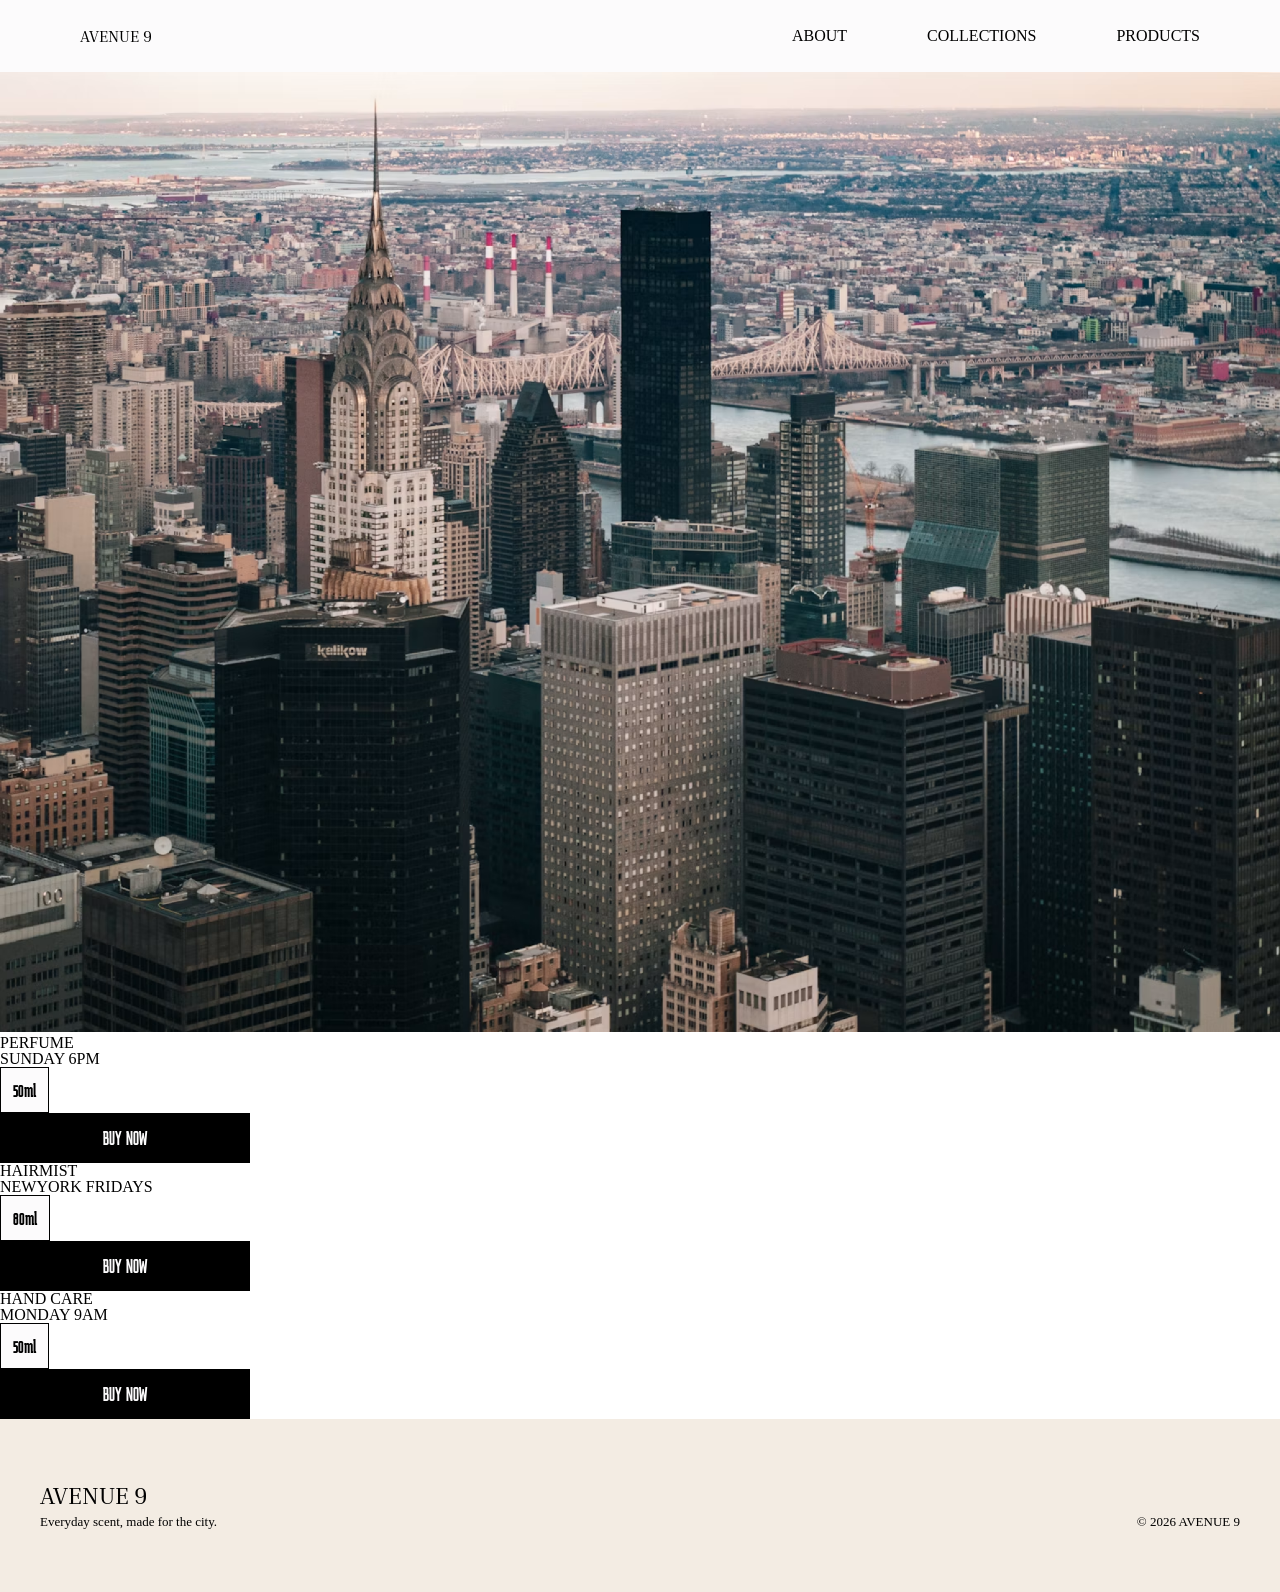
<file: products.html>
<!doctype html>
<html lang="ko-KR">
  <head>
    <meta charset="UTF-8" />
    <meta name="viewport" content="width=device-width, initial-scale=1.0" />
    <title>Prodcuts</title>
    <link rel="stylesheet" href="./styles/reset.css" />
    <link rel="stylesheet" href="./styles/products.css" />
    <link rel="stylesheet" href="./styles/variables.css" />
    <link rel="stylesheet" href="./styles/component.css" />
  </head>
  <body>
    <header class="header">
      <a href="./index.html" class="header__logo">AVENUE 9</a>

      <nav class="header__nav" aria-label="주요 메뉴">
        <ul class="header__nav-list">
          <li>
            <a href="#about">ABOUT</a>
          </li>
          <li>
            <a href="#collection">COLLECTIONS</a>
          </li>
          <li>
            <a href="#products">PRODUCTS</a>
          </li>
        </ul>
      </nav>
    </header>

    <section>
      <img
        src="./assets/images/home/home-hero-city.png"
        class="products_background_img"
        alt="도시의 건물들"
        width="100%"
      />
    </section>

    <section class="product_list">
      <div class="product_card">
        <h2>PERFUME</h2>
        <h3>SUNDAY 6PM</h3>
        <button type="button" class="volume_btn">50ml</button>
        <button type="button" class="buynow_btn">BUY NOW</button>
      </div>
      <div class="product_card">
        <h2>HAIRMIST</h2>
        <h3>NEWYORK FRIDAYS</h3>
        <button type="button" class="volume_btn">80ml</button>
        <button type="button" class="buynow_btn">BUY NOW</button>
      </div>
      <div class="product_card">
        <h2>HAND CARE</h2>
        <h3>MONDAY 9AM</h3>
        <button type="button" class="volume_btn">50ml</button>
        <button type="button" class="buynow_btn">BUY NOW</button>
      </div>
    </section>

    <footer class="footer">
      <div class="footer__inner">
        <div class="footer__brand">
          <a href="./index.html" class="footer__logo">AVENUE 9</a>
          <p class="footer__tagline">Everyday scent, made for the city.</p>
        </div>

        <small class="footer__copyright">© 2026 AVENUE 9</small>
      </div>
    </footer>
  </body>
</html>
</file>
<file: styles/variables.css>
@import url('https://fonts.googleapis.com/css2?family=Cinzel:wght@400;700;900&family=Inria+Serif:wght@400&family=Inter:wght@400&family=Karantina:wght@400&family=Noto+Sans+KR:wght@400;700&display=swap');

:root {
  /*  Color  */

  --color-text-display-muted: #7d7771;
  --color-text-primary: #000000;
  --color-text-inverse: #fcfbfc;

  --color-bg-page: #f1efeb;
  --color-bg-footer: #f3ece3;
  --color-bg-header: #f3ece3;

  --color-surface-product: #d9d9d9;

  --color-brand-espresso: #160a03;
  --color-brand-deep-brown: #3f2e28;
  --color-brand-monday: #cda6a0;
  --color-brand-friday: #539baa;

  --color-control-dark: #160a03cc;
  --color-control-light: #ffffffcc;

  --color-bg-header-overlay: rgba(22, 10, 3, 0.18);

  /* Spacing - Primitive */

  --space-4: 4px;
  --space-8: 8px;
  --space-10: 10px;
  --space-12: 12px;
  --space-16: 16px;
  --space-20: 20px;
  --space-24: 24px;
  --space-32: 32px;
  --space-40: 40px;
  --space-48: 48px;
  --space-60: 60px;
  --space-64: 64px;
  --space-80: 80px;
  --space-96: 96px;
  --space-128: 128px;

  /* Spacing - Semantic */

  --spacing-2xs: var(--space-4);
  --spacing-xs: var(--space-8);
  --spacing-sm: var(--space-12);
  --spacing-md: var(--space-16);
  --spacing-lg: var(--space-24);
  --spacing-xl: var(--space-32);
  --spacing-2xl: var(--space-48);
  --spacing-3xl: var(--space-64);
  --spacing-4xl: var(--space-80);
  --spacing-5xl: var(--space-96);
  --spacing-6xl: var(--space-128);

  /* Typography - Font Family */
  --font-family-brand: 'Inria Serif', serif;
  --font-family-display: 'Cinzel', 'Noto Sans KR', serif;
  --font-family-body: 'Inter', 'Noto Sans KR', sans-serif;
  --font-family-accent: 'Karantina', 'Noto Sans KR', sans-serif;
  --font-family-korean: 'Noto Sans KR', sans-serif;

  /* Typography - Font Weight */
  --font-weight-regular: 400;
  --font-weight-bold: 700;
  --font-weight-black: 900;

  /* Typography - Primitive */

  --font-size-11: 11px;
  --font-size-12: 12px;
  --font-size-13: 13px;
  --font-size-14: 14px;
  --font-size-15: 15px;
  --font-size-16: 16px;
  --font-size-18: 18px;
  --font-size-20: 20px;
  --font-size-24: 24px;
  --font-size-28: 28px;
  --font-size-32: 32px;
  --font-size-36: 36px;
  --font-size-44: 44px;
  --font-size-46: 46px;
  --font-size-48: 48px;
  --font-size-56: 56px;
  --font-size-85: 85px;
  --font-size-96: 96px;
  --font-size-128: 128px;

  /* Typography - Semantic */

  --text-caption: var(--font-size-13);
  --text-body-sm: var(--font-size-15);
  --text-body: var(--font-size-16);
  --text-body-lg: var(--font-size-18);
  --text-label: var(--font-size-20);
  --text-heading-sm: var(--font-size-24);
  --text-heading-md: var(--font-size-28);
  --text-heading-lg: var(--font-size-32);
  --text-title: var(--font-size-36);
  --text-display-sm: var(--font-size-48);
  --text-display-md: var(--font-size-56);
  --text-display-lg: var(--font-size-96);
  --text-display-xl: var(--font-size-128);

  /* Radius */

  --radius-sm: 8px;
  --radius-md: 16px;
  --radius-lg: 24px;
  --radius-xl: 32px;
  --radius-full: 999px;
}
</file>
<file: styles/component.css>
/* =========================
   Header
========================= */
.header {
  box-sizing: border-box;

  display: flex;
  justify-content: space-between;
  align-items: center;

  width: 100%;
  height: 72px;
  padding: 0 var(--spacing-4xl);

  background-color: var(--color-text-inverse);
  font-size: var(--text-body);
}

.header__logo {
  color: inherit;
  font-family: var(--font-family-brand);
  text-decoration: none;
}

.header__nav-list {
  display: flex;
  align-items: center;
  gap: var(--spacing-4xl);
}

.header__nav a {
  color: inherit;
  text-decoration: none;
}
/*뭔가 어디에서 적용되고 있는 것 같은데 원인을 못 찾아서 일단 초기화시킴*/
.header__nav {
  padding: 0;
}
/* =========================
   Buttons
========================= */
.buynow_btn {
  background-color: var(--color-text-primary);
  color: var(--color-text-inverse);
  font-family: var(--font-family-accent);
  font-size: var(--text-label);
  width: 250px;
  height: 50px;
  padding: var(--spacing-sm);
  border: none;

  display: flex;
  justify-content: center;
  align-items: center;
  &:hover {
    background-color: var(--color-text-inverse);
    color: var(--color-text-primary);
  }
}
@media (max-width: 390px) {
  .buynow_btn {
    width: 80px;
    height: 10px;
    font-size: var(--text-caption);
  }
}

/* =========================
   Link Components
========================= */

.button-link {
  display: inline-block;
  padding: var(--spacing-sm) var(--spacing-lg);

  color: var(--color-text-inverse);
  background: var(--color-brand-espresso);

  font-size: var(--text-caption);
  text-decoration: none;
}

.button-link:hover {
  opacity: 0.8;
}

.button-link:focus-visible {
  outline: 2px solid var(--color-text-inverse);
  outline-offset: 2px;
  box-shadow: 0 0 0 4px var(--color-text-primary);
}

.text-link {
  display: inline-block;

  color: inherit;
  font-size: var(--text-caption);
  text-decoration: underline;
  text-underline-offset: 4px;
}

.text-link:hover {
  opacity: 0.7;
}

.text-link:focus-visible {
  outline: 2px solid currentColor;
  outline-offset: 4px;
}

/* =========================
   Footer Component
========================= */

.footer {
  padding: var(--spacing-3xl) var(--spacing-xl);
  background: var(--color-bg-footer);
}

.footer__inner {
  width: min(100%, 1200px);
  margin: 0 auto;

  display: flex;
  align-items: flex-end;
  justify-content: space-between;
  gap: var(--spacing-lg);
}

.footer__brand {
  display: grid;
  gap: var(--spacing-xs);
}

.footer__logo {
  color: inherit;
  font-family: var(--font-family-brand);
  font-size: var(--text-heading-sm);
  text-decoration: none;
}

.footer__tagline,
.footer__copyright {
  font-size: var(--text-caption);
}

.footer__logo:hover {
  opacity: 0.7;
}

.footer__logo:focus-visible {
  outline: 2px solid currentColor;
  outline-offset: 4px;
}

@media (max-width: 768px) {
  .footer__inner {
    align-items: flex-start;
    flex-direction: column;
  }
}
</file>
<file: styles/home.css>
/* =========================
   Common
========================= */

*,
*::before,
*::after {
  box-sizing: border-box;
}

#about,
#collection,
#products {
  scroll-margin-top: 80px;
}

html {
  scroll-behavior: smooth;
}

body {
  color: var(--color-text-primary);
  background: var(--color-bg-page);
  font-family: var(--font-family-body);
}

img {
  display: block;
  width: 100%;
}

.section-inner {
  width: min(100% - 64px, 1200px);
  margin: 0 auto;
}

.section-title {
  font-size: var(--text-display-sm);
  line-height: 0.9;
}

.skip-link {
  position: fixed;
  top: 0;
  left: 0;
  z-index: 999;

  padding: var(--spacing-sm) var(--spacing-md);

  color: var(--color-text-inverse);
  background: var(--color-brand-espresso);

  transform: translateY(-100%);
}

.skip-link:focus {
  transform: translateY(0);
}

/* =========================
  폰트 적용
========================== */

.header__logo,
.footer__logo {
  font-family: var(--font-family-brand);
}

.hero__title,
.section-title,
.scent-card__title,
.city-editorial__title,
.cta__title {
  font-family: var(--font-family-display);
}

.about__slogan {
  font-family: var(--font-family-display);
  font-size: var(--text-heading-sm);
  line-height: 1.1;
}

.about__title {
  color: var(--color-text-display-muted);
  font-size: var(--font-size-85);
  font-weight: var(--font-weight-regular);
  line-height: 0.85;
}

/* ============================================================
   Header
============================================================ */

.header {
  position: sticky;
  top: 0;
  z-index: 100;

  width: 100%;
  box-sizing: border-box;

  display: flex;
  align-items: center;
  justify-content: space-between;

  height: 72px;
  margin-bottom: -72px;
  padding: 0 var(--spacing-xl);

  background: var(--color-bg-header-overlay);
  backdrop-filter: blur(8px);
}

.header__nav-list {
  display: flex;
  align-items: center;
  gap: var(--spacing-xl);
}

.header__logo,
.header__nav a {
  color: var(--color-text-inverse);
  text-decoration: none;
}

.header__logo:hover,
.header__nav a:hover {
  opacity: 0.7;
}

.header__logo:focus-visible,
.header__nav a:focus-visible,
.text-link:focus-visible,
.button-link:focus-visible,
.cta__link:focus-visible {
  outline: 2px solid currentColor;
  outline-offset: 4px;
}

/* =========================
   Hero
========================= */

/* Hero */
.hero {
  width: 100%;
  aspect-ratio: 1190 / 882;
  max-height: 882px;
  min-height: 700px;

  display: grid;
  place-items: center;
  padding: 72px var(--spacing-xl) 0;

  color: var(--color-text-inverse);

  background:
    linear-gradient(rgba(22, 10, 3, 0.18), rgba(22, 10, 3, 0.18)),
    url('../assets/images/home/home-hero-city.png') center / cover no-repeat;
}

.hero__content {
  text-align: center;
}

.hero__title {
  margin: 0;

  font-family: var(--font-family-display);
  font-size: var(--text-display-lg);
  font-weight: var(--font-weight-bold);
  line-height: 1;
}

.hero__tagline {
  margin-top: var(--spacing-md);

  font-family: var(--font-family-display);
  font-size: var(--text-body);
  font-weight: var(--font-weight-bold);
}

.hero__link {
  display: inline-block;
  margin-top: var(--spacing-md);
  padding: var(--spacing-xs) var(--spacing-lg);

  color: var(--color-text-inverse);
  font-family: var(--font-family-body);
  font-size: var(--text-caption);
  text-decoration: none;

  border: 1px solid currentColor;
}

.hero__link:hover {
  opacity: 0.7;
}

.hero__link:focus-visible {
  outline: 2px solid currentColor;
  outline-offset: 4px;
}

/* =========================
   About
========================= */

.about {
  padding: var(--spacing-5xl) 0;
}

.about__inner {
  width: min(100% - 64px, 1200px);
  margin: 0 auto;

  display: grid;
  grid-template-columns: 0.8fr 1.2fr;
  align-items: start;
  gap: var(--spacing-3xl);
}

.about__content {
  position: relative;
  z-index: 1;
}

.about__title {
  margin-bottom: var(--spacing-sm);
}

.about__description {
  display: grid;
  gap: var(--spacing-lg);

  max-width: 420px;
  margin-bottom: var(--spacing-lg);

  font-size: var(--text-body);
  line-height: 1.6;
}

.about__slogan {
  margin-bottom: var(--spacing-md);
}

.about__media {
  position: relative;

  margin-top: var(--spacing-2xl);
  margin-left: calc(var(--spacing-xl) * -1);
}

.about__media::before {
  content: '';
  position: absolute;
  inset: 0 auto 0 0;
  width: 20%;

  background: linear-gradient(to right, var(--color-bg-page), transparent);

  z-index: 1;
  pointer-events: none;
}

/* 이미지 피그마 비율로 */
.about__media img {
  width: 100%;
  aspect-ratio: 683 / 854;
  object-fit: cover;
}

.about__slogan::before {
  content: '';
  display: block;

  width: 94px;
  margin-bottom: var(--spacing-md);

  border-top: 1px solid currentColor;
}

/* =================================================
   Collection
============================== */

.collection {
  padding: var(--spacing-5xl) 0;
}

#collection-title {
  color: var(--color-text-display-muted);
  font-family: var(--font-family-display);
  font-size: var(--text-display-lg);
  font-weight: var(--font-weight-bold);
  line-height: 1;
  text-align: center;
}

.collection__list {
  display: grid;
  gap: var(--spacing-6xl);
  margin-top: var(--spacing-lg);
}

.scent-card {
  display: grid;
  align-items: start;
  min-height: 700px;
}

/* 향수 정보 공통 */
.scent-card__heading {
  margin-bottom: var(--spacing-5xl);
}

.scent-card__number {
  display: flex;
  align-items: center;
  gap: var(--spacing-md);

  margin-bottom: var(--spacing-xs);

  font-family: var(--font-family-display);
  font-size: var(--text-body);
}

.scent-card__number::after {
  content: '';
  width: 94px;
  border-top: 1px solid currentColor;
}

.scent-card__title {
  font-family: var(--font-family-display);
  font-size: var(--text-heading-lg);
  font-weight: var(--font-weight-regular);
}

.scent-card__description {
  margin-bottom: var(--spacing-5xl);

  font-size: var(--text-label);
  line-height: 1.5;
}

.scent-card__notes {
  display: grid;
  gap: var(--spacing-xs);

  margin-bottom: var(--spacing-5xl);

  font-family: var(--font-family-display);
  font-size: var(--text-body);
}

/* Monday */
.scent-card--monday {
  grid-template-columns: 280px 1fr;
  gap: var(--spacing-xl);
}

.scent-card--monday .scent-card__content {
  margin-left: var(--spacing-3xl);
}

/* Friday */
.scent-card--friday {
  grid-template-columns: 1fr 315px;
  gap: var(--spacing-2xl);
}

.scent-card--friday .scent-card__content {
  margin-right: var(--spacing-3xl);
  text-align: right;
}

.scent-card--friday .scent-card__number {
  flex-direction: row-reverse;
}

/* 이미지 콜라주 */
.scent-card__visual {
  position: relative;
  min-height: 700px;
}

.scent-card__visual::before {
  content: '';
  position: absolute;

  top: 18%;
  right: -5%;
  bottom: 10%;
  left: 22%;

  border: 1px solid var(--color-text-display-muted);
  opacity: 0.5;
}

.scent-card__main-image {
  position: absolute;
  top: 12%;
  left: 0;
  z-index: 2;

  width: 58%;
  max-width: 550px;
}

.scent-card__sub-image {
  position: absolute;
  z-index: 2;

  width: 28%;
  max-width: 268px;
}

.scent-card__sub-image--top {
  top: 0;
  right: 0;
}

.scent-card__sub-image--bottom {
  right: 0;
  bottom: 0;
}

.scent-card__arrow {
  position: absolute;
  left: 58%;
  bottom: 16%;
  z-index: 3;

  display: grid;
  place-items: center;

  width: 32px;
  aspect-ratio: 1;

  border: 1px solid currentColor;
  border-radius: var(--radius-full);
}

/* Friday 이미지 반전(위치) */
.scent-card--friday .scent-card__visual::before {
  left: -5%;
  right: 22%;
}

.scent-card--friday .scent-card__main-image {
  left: auto;
  right: 0;
}

.scent-card--friday .scent-card__sub-image--top,
.scent-card--friday .scent-card__sub-image--bottom {
  left: 0;
  right: auto;
}

.scent-card--friday .scent-card__arrow {
  left: auto;
  right: 58%;
}

/* =========================
   City Editorial
========================= */

.city-editorial {
  width: 100%;
  aspect-ratio: 1190 / 564;

  display: flex;
  align-items: flex-end;

  padding: 0 var(--spacing-4xl) var(--spacing-3xl);

  color: var(--color-text-inverse);

  background:
    linear-gradient(rgba(22, 10, 3, 0.15), rgba(22, 10, 3, 0.45)),
    url('../assets/images/home/home-city-banner.png') center / cover no-repeat;
}

.city-editorial__content {
  max-width: 520px;
}

.city-editorial__title {
  margin-bottom: var(--spacing-md);

  font-family: var(--font-family-display);
  font-size: var(--text-display-md);
  font-weight: var(--font-weight-bold);
  line-height: 0.95;
}

.city-editorial__content p {
  font-size: var(--text-body);
  line-height: 1.5;
}

/* =========================
   Products
========================= */

.products {
  padding: var(--spacing-4xl) 0 var(--spacing-6xl);
}

.products .section-inner {
  max-width: 1020px;
}

.products__header {
  display: flex;
  justify-content: space-between;
  align-items: flex-end;

  margin-bottom: var(--spacing-xl);
}

.products__eyebrow {
  margin-bottom: var(--spacing-sm);
  font-size: var(--text-caption);
}

.products__header .section-title {
  font-family: var(--font-family-display);
  font-size: var(--text-body);
  font-weight: var(--font-weight-regular);
  line-height: 1.3;
}

.products__list {
  display: grid;
  grid-template-columns: repeat(3, 1fr);
  gap: var(--spacing-2xl);
}

.product-card__link {
  display: block;
  color: inherit;
  text-decoration: none;
}

.product-card__link:focus-visible {
  outline: 2px solid currentColor;
  outline-offset: 4px;
}

.product-card__image {
  position: relative;
  overflow: hidden;

  aspect-ratio: 1 / 1;
}

.product-card__image img {
  width: 100%;
  height: 100%;
  object-fit: contain;

  transition:
    opacity 0.4s ease,
    transform 0.5s ease;
}

.product-card__category {
  margin-bottom: var(--spacing-sm);
  font-size: var(--text-caption);
}

.product-card__name {
  margin-top: var(--spacing-md);
  font-size: var(--text-body-sm);
}

.product-card__info {
  margin-top: var(--spacing-2xs);

  color: var(--color-text-display-muted);
  font-size: var(--text-caption);
}

.product-card__image-hover {
  position: absolute;
  inset: 0;
  opacity: 0;
}

.product-card:hover .product-card__image-default {
  opacity: 0;
  transform: scale(1.03) rotate(-1deg);
}

.product-card:hover .product-card__image-hover {
  opacity: 1;
  transform: scale(1.04) rotate(1deg);
}

/* 접근성 위해 탭으로 진입 가능하게! */

.product-card:focus-within .product-card__image-default {
  opacity: 0;
  transform: scale(1.03) rotate(-1deg);
}

.product-card:focus-within .product-card__image-hover {
  opacity: 1;
  transform: scale(1.04) rotate(1deg);
}

/* =========================
   CTA
========================= */

.cta {
  min-height: 383px;

  display: flex;
  align-items: center;

  padding: var(--spacing-3xl) var(--spacing-xl);

  color: var(--color-text-inverse);
  background: var(--color-brand-deep-brown);
}

.cta__inner {
  width: min(100% - 64px, 1020px);
  margin: 0 auto;

  display: flex;
  flex-direction: column;
  align-items: flex-start;
  gap: var(--spacing-lg);
}

.cta__title {
  font-family: var(--font-family-display);
  font-size: var(--text-display-sm);
  font-weight: var(--font-weight-regular);
  line-height: 0.95;
}

.cta p {
  font-size: var(--text-caption);
  line-height: 1.5;
}

.cta__link {
  display: inline-block;

  padding: var(--spacing-sm) var(--spacing-lg);

  color: var(--color-brand-espresso);
  background: var(--color-text-inverse);

  font-size: var(--text-caption);
  text-decoration: none;
}

.cta__link:hover {
  opacity: 0.8;
}

.cta__link:focus-visible {
  outline: 2px solid currentColor;
  outline-offset: 4px;
}

/* ======================================================
   Mobile
========================= */

@media (max-width: 768px) {
  .section-inner,
  .about__inner {
    width: calc(100% - 48px);
  }

  /* Header */
  .header {
    height: 56px;
    margin-bottom: -56px;
    padding: 0 var(--spacing-md);
  }

  .header__nav-list {
    gap: var(--spacing-sm);
  }

  .header__logo,
  .header__nav a {
    font-size: var(--font-size-11);
  }

  /* Hero */
  .hero {
    width: 100%;
    min-height: 100svh;
    aspect-ratio: auto;
    max-height: none;

    padding: 56px var(--spacing-lg) 0;
  }

  .hero__title {
    font-size: var(--text-display-sm);
  }

  .hero__tagline {
    margin-top: var(--spacing-sm);
    font-size: var(--text-caption);
  }

  /* About */
  .about,
  .collection,
  .products {
    padding: var(--spacing-3xl) 0;
  }

  .about__inner {
    grid-template-columns: 1fr;
    gap: var(--spacing-xl);
  }

  .about__media {
    order: -1;
    margin-left: 0;
  }

  .about__media::before {
    display: none;
  }

  .about__title {
    font-size: var(--text-display-sm);
  }

  /* Collection */
  #collection-title {
    font-size: var(--text-display-sm);
    line-height: 0.95;
    text-align: left;
    white-space: normal;
  }

  .collection__list {
    gap: var(--spacing-5xl);
    margin-top: var(--spacing-2xl);
  }

  /* Monday / Friday 모두 1열 */
  .scent-card,
  .scent-card--monday,
  .scent-card--friday {
    grid-template-columns: 1fr;
    gap: var(--spacing-xl);
    min-height: auto;
  }

  /* 텍스트 */
  .scent-card--monday .scent-card__content,
  .scent-card--friday .scent-card__content {
    margin: 0;
    padding: 0;
    text-align: left;
  }

  .scent-card--monday .scent-card__number,
  .scent-card--friday .scent-card__number {
    flex-direction: row;
    justify-content: flex-start;
  }

  .scent-card__heading {
    margin-bottom: var(--spacing-2xl);
  }

  .scent-card__description {
    margin-bottom: var(--spacing-xl);
    font-size: var(--text-body);
  }

  .scent-card__notes {
    margin-bottom: var(--spacing-xl);
  }

  /* Friday는 HTML에서 visual이 먼저라 모바일에서는 텍스트 먼저 */
  .scent-card--friday .scent-card__content {
    order: 0;
  }

  .scent-card--friday .scent-card__visual {
    order: 1;
  }

  /* 콜라주 */
  .scent-card__visual {
    min-height: 430px;
  }

  .scent-card__visual::before {
    top: 18%;
    right: 6%;
    bottom: 8%;
    left: 18%;
  }

  .scent-card__main-image {
    top: 12%;
    left: 0;

    width: 64%;
    max-width: none;
  }

  .scent-card__sub-image {
    width: 27%;
    max-width: none;
  }

  .scent-card__sub-image--top {
    top: 0;
    right: 0;
  }

  .scent-card__sub-image--bottom {
    right: 0;
    bottom: 0;
  }

  .scent-card__arrow {
    left: 62%;
    bottom: 13%;
  }

  /* Friday는 콜라주 방향 반전 */
  .scent-card--friday .scent-card__visual::before {
    left: 6%;
    right: 18%;
  }

  .scent-card--friday .scent-card__main-image {
    left: auto;
    right: 0;
  }

  .scent-card--friday .scent-card__sub-image--top,
  .scent-card--friday .scent-card__sub-image--bottom {
    left: 0;
    right: auto;
  }

  .scent-card--friday .scent-card__arrow {
    left: auto;
    right: 62%;
  }

  /* City Editorial */
  .city-editorial {
    width: 100%;
    min-height: 420px;
    aspect-ratio: auto;
    padding: var(--spacing-lg);
  }

  .city-editorial__title {
    font-size: var(--text-title);
  }

  /* Products */
  .products .section-inner {
    max-width: none;
  }

  .products__header {
    align-items: flex-start;
    flex-direction: column;
    gap: var(--spacing-md);
  }

  .products__list {
    grid-template-columns: 1fr;
    gap: var(--spacing-xl);
  }

  /* CTA */
  .cta {
    min-height: 360px;
    padding: var(--spacing-3xl) var(--spacing-lg);
  }

  .cta__inner {
    width: 100%;
  }

  .cta__title {
    font-size: var(--text-title);
  }

  /* Footer */
  .footer {
    padding: var(--spacing-xl) var(--spacing-lg);
  }

  .footer__inner {
    flex-direction: column;
    align-items: flex-start;
    gap: var(--spacing-lg);
  }
}

@media (prefers-reduced-motion: reduce) {
  html {
    scroll-behavior: auto;
  }

  .product-card__image img {
    transition: none;
  }
}

@media (max-width: 768px) {
  /* 모바일에서도 메뉴의 클릭 영역 확보(글자 자체는 작아도 실제로 눌리는 영역은 충분히 크게) */
  .header__logo,
  .header__nav a {
    display: inline-flex;
    align-items: center;
    min-height: 44px;
  }
}
</file>
<file: styles/collection.css>
.perfume1_container {
  .perfume1_poster {
    position: relative;
  }
  h1 {
    position: absolute;
  }
  button {
    position: absolute;
  }
}

.perfume2_container {
  .perfume2_poster {
    position: relative;
  }
  position: absolute;
}
</file>
<file: styles/perfume.css>
/* =========================
   Common
========================= */
body {
  color: var(--color-text-primary);
  background: var(--color-bg-page);
}

*,
*::before,
*::after {
  box-sizing: border-box;
}

#about,
#collection,
#products {
  scroll-margin-top: 80px;
}

html {
  scroll-behavior: smooth;
}

@media (prefers-reduced-motion: reduce) {
  html {
    scroll-behavior: auto;
  }
}

/* =========================
    Main
========================= */
.main_container {
  position: relative;
  display: flex;
  align-items: center;
  img {
    width: 100%;
  }
}

/* =========================
    Nav (shortcut)
========================= */
nav {
  font-family: var(--font-family-display);
  font-size: var(--text-label);
  padding-top: var(--spacing-5xl);
  padding-bottom: var(--spacing-6xl);
  padding-inline: var(--spacing-5xl);
  display: flex;
  justify-content: space-between;
  align-items: center;

  p {
    line-height: var(--spacing-2xl);
    font-size: var(--text-heading-sm);
  }

  .shortcut_bar {
    width: 365px;
    a {
      display: flex;
      justify-content: space-between;
      align-items: center;
      font-weight: bold;

      .arrow {
        padding: var(--spacing-xs) var(--spacing-sm);
        &:hover,
        :focus {
          border: dotted 2px var(--color-text-primary);
        }
      }
    }
  }
}
@media (max-width: 390px) {
  nav {
    flex-direction: column;
    gap: var(--spacing-3xl);

    p {
      font-size: var(--text-body);
      line-height: var(--spacing-xl);
    }

    .shortcut_bar {
      width: 265px;
      font-size: var(--text-body-sm);
    }
  }
}

/* =========================
    Main Note
========================= */
.mainnote {
  display: flex;
  justify-content: center;
  gap: var(--spacing-xl);
  margin-bottom: var(--spacing-5xl);
  @media (max-width: 390px) {
    flex-direction: column;
  }

  .mainnote_card {
    background-color: var(--color-text-inverse);
    font-family: var(--font-family-display);
    padding: var(--spacing-md);

    small {
      display: inline-block;
      font-size: var(--text-body);
      margin-bottom: var(--spacing-2xl);
    }
    h2 {
      margin-bottom: var(--spacing-3xl);
    }
    img {
      display: block;
      margin-inline: auto;
      width: 270px;
      height: 408px;
    }
    div {
      place-items: center;
      h2 {
        font-size: var(--text-heading-sm);
      }
    }
  }
}

/* =========================
    Ingredients
========================= */
.ingredients {
  background-color: var(--color-text-inverse);
  font-family: var(--font-family-display);
  .notes {
    position: relative;
    .middle_description {
      position: absolute;
      top: 50%;
      left: 50%;
      transform: translate(-50%, -50%);

      align-self: center;
      text-align: center;
      font-size: var(--text-heading-sm);
      @media (max-width: 390px) {
        font-size: var(--text-caption);
      }
    }
  }
  .img_container {
    display: flex;
    align-items: center;
    justify-content: space-between;
  }
  #img_container1 {
    align-items: flex-start;
  }

  h3 {
    font-weight: bold;
    margin-bottom: var(--spacing-2xl);
    @media (max-width: 390px) {
      margin-bottom: var(--spacing-lg);
    }
  }
  p {
    line-height: var(--spacing-xl);
    @media (max-width: 390px) {
      line-height: var(--spacing-lg);
    }
  }
}
@media (max-width: 390px) {
  .middle_description {
    background-color: rgba(255, 255, 255, 0.535);
    padding: var(--spacing-sm);
  }

  .img_container {
    display: grid;
    grid-template-columns: 1fr 1fr;
    img {
      width: 180px;
      height: auto;
    }
  }
  p {
    line-height: var(--spacing-xl);
  }
}

/* =========================
    Footer
========================= */
.footer {
  display: flex;
  justify-content: space-between;
  align-items: flex-start;

  background-color: var(--color-bg-footer);
  width: 100%;
  height: auto-fit;
  font-family: var(--font-family-display);

  ul {
    padding: var(--spacing-xl);
    padding-inline: var(--spacing-6xl);
  }

  .footer2,
  .footer3 {
    line-height: var(--spacing-2xl);
  }
  .footer1 {
    line-height: var(--spacing-lg);
    li:first-child {
      line-height: var(--spacing-2xl);
      margin-bottom: var(--spacing-sm);
    }
  }
}
</file>
<file: styles/perfume1.css>
/* =========================
    Main - perfume card
========================= */
.main_container {
  justify-content: flex-end;
}
.perfume_card {
  position: absolute;
  display: flex;
  flex-direction: column;
  align-items: center;
  gap: var(--spacing-sm);

  box-sizing: border-box;
  background-color: var(--color-brand-monday);
  padding: var(--spacing-lg) 0;
  width: 300px;
  height: 530px;
  margin-right: 150px;

  h2 {
    font-family: var(--font-family-display);
    font-size: var(--text-heading-md);
    font-weight: bold;
    padding: var(--space-10);
  }
  .volume_container {
    display: flex;
    justify-content: center;
    align-items: center;
    gap: var(--spacing-sm);
    width: max-content;
    height: 75px;
  }

  .volume_btn {
    background-color: var(--color-brand-monday);
    color: var(--color-text-primary);
    font-family: var(--font-family-accent);
    font-size: var(--text-label);
    border: solid 1px var(--color-text-primary);
    padding: var(--spacing-sm);

    &:hover,
    :focus {
      background-color: var(--color-text-primary);
      color: var(--color-text-inverse);
    }
    &:focus-within {
      background-color: var(--color-brand-monday);
      color: var(--color-text-primary);
      border: solid 2px var(--color-text-primary);
    }
  }
}
@media (max-width: 390px) {
  .perfume_card {
    gap: 0;

    padding-top: var(--spacing-sm);
    width: 100px;
    height: 170px;
    margin-right: 30px;

    h2 {
      font-family: var(--font-family-display);
      font-size: var(--text-caption);
      font-weight: bold;
      padding: 0;
      text-align: center;
    }
    img {
      width: 85px;
      margin-bottom: var(--spacing-2xs);
    }
    .volume_container {
      display: flex;
      justify-content: center;
      align-items: center;
      gap: var(--spacing-2xs);
      width: max-content;
      height: 75px;
      margin-bottom: var(--spacing-2xs);
    }

    .volume_btn {
      background-color: var(--color-brand-monday);
      color: var(--color-text-primary);
      font-family: var(--font-family-accent);
      font-size: var(--text-caption);
      border: solid 1px var(--color-text-primary);
      padding: var(--spacing-2xs);
    }
  }
}

/* =========================
    Details
========================= */
.details {
  place-items: center;
  padding: var(--spacing-sm);
  margin-bottom: var(--spacing-5xl);

  .details_container {
    background-color: var(--color-brand-monday);
    width: 1135px;
    height: 1100px;
    display: flex;
    justify-content: center;
    align-items: center;
    @media (max-width: 390px) {
      width: 100%;
      height: 430px;
    }
  }
  .product_views_set {
    width: 1030px;
    @media (max-width: 390px) {
      width: 390px;
      height: auto-fit;
    }
  }
}

/* =========================
    Description
========================= */
.description {
  background-color: var(--color-brand-monday);
  color: var(--color-text-inverse);
  font-family: var(--font-family-display);
  font-weight: bold;
  text-align: center;
  height: 665px;
  display: flex;
  justify-content: center;
  align-items: center;

  line-height: var(--spacing-2xl);
  font-size: var(--text-label);
  span {
    text-decoration: underline;
  }
}
@media (max-width: 390px) {
  .description {
    line-height: var(--spacing-xl);
    font-size: var(--text-caption);
    padding-inline: var(--spacing-lg);
  }
}
</file>
<file: styles/perfume2.css>
/* =========================
    Main - perfume card
========================= */
.main_container {
  justify-content: flex-start;
}
.perfume_card {
  position: absolute;
  display: flex;
  flex-direction: column;
  align-items: center;
  gap: var(--spacing-xs);

  box-sizing: border-box;
  background-color: var(--color-brand-friday);
  padding: var(--spacing-lg) 0;
  width: 300px;
  height: 530px;
  margin-left: 150px;

  h2 {
    font-family: var(--font-family-display);
    font-size: var(--text-heading-sm);
    font-weight: bold;
    padding: var(--space-10);
    text-align: center;
  }
  .volume_container {
    display: flex;
    justify-content: center;
    align-items: center;
    gap: var(--spacing-sm);
    width: max-content;
    height: 75px;

    .volume_btn {
      background-color: var(--color-brand-friday);
      color: var(--color-text-primary);
      font-family: var(--font-family-accent);
      font-size: var(--text-label);
      border: solid 1px var(--color-text-primary);
      padding: var(--spacing-sm);

      @media (max-width: 390px) {
        background-color: var(--color-brand-friday);
        color: var(--color-text-primary);
        font-family: var(--font-family-accent);
        font-size: var(--text-caption);
        border: solid 1px var(--color-text-primary);
        padding: var(--spacing-2xs);
      }

      &:hover,
      :focus {
        background-color: var(--color-text-primary);
        color: var(--color-text-inverse);
      }
      &:focus-within {
        background-color: var(--color-brand-friday);
        color: var(--color-text-primary);
        border: solid 2px var(--color-text-primary);
      }
    }
  }
}
@media (max-width: 390px) {
  .perfume_card {
    gap: 0;

    padding-top: var(--spacing-2xs);
    width: 100px;
    height: 170px;
    margin-right: 30px;

    h2 {
      font-family: var(--font-family-display);
      font-size: var(--text-caption);
      font-weight: bold;
      padding: 0;
      text-align: center;
    }
    img {
      width: 85px;
      /* margin-bottom: var(--spacing-2xs); */
    }
    .volume_container {
      display: flex;
      justify-content: center;
      align-items: center;
      gap: var(--spacing-2xs);
      width: max-content;
      height: 75px;
      margin-bottom: var(--spacing-2xs);
    }
  }
}

/* =========================
    Details
========================= */
.details {
  place-items: center;
  padding: var(--spacing-sm);
  margin-bottom: var(--spacing-5xl);

  .details_container {
    background-color: var(--color-brand-friday);
    width: 1135px;
    height: 1100px;
    display: flex;
    justify-content: center;
    align-items: center;
    @media (max-width: 390px) {
      width: 100%;
      height: 430px;
    }
  }
  .product_views_set {
    width: 1030px;
    @media (max-width: 390px) {
      width: 390px;
      height: auto-fit;
    }
  }
}

/* =========================
    Description
========================= */
.description {
  background-color: var(--color-brand-friday);
  color: var(--color-text-inverse);
  font-family: var(--font-family-display);
  font-weight: bold;
  text-align: center;
  height: 665px;
  display: flex;
  justify-content: center;
  align-items: center;

  line-height: var(--spacing-2xl);
  font-size: var(--text-label);
  span {
    text-decoration: underline;
  }
}
@media (max-width: 390px) {
  .description {
    line-height: var(--spacing-xl);
    font-size: var(--text-caption);
    padding-inline: var(--spacing-lg);
  }
}
</file>
<file: styles/products.css>
.body {
  background-color: var(--color-bg-page);
}

.volume_btn {
  background-color: var(--color-text-inverse);
  color: var(--color-text-primary);
  font-family: var(--font-family-accent);
  font-size: var(--text-label);
  border: solid 1px var(--color-text-primary);
  padding: var(--spacing-sm);

  &:hover,
  :focus {
    background-color: var(--color-text-primary);
    color: var(--color-text-inverse);
  }
  &:focus-within {
    background-color: var(--color-text-inverse);
    color: var(--color-text-primary);
    border: solid 2px var(--color-text-primary);
  }
}
</file>
